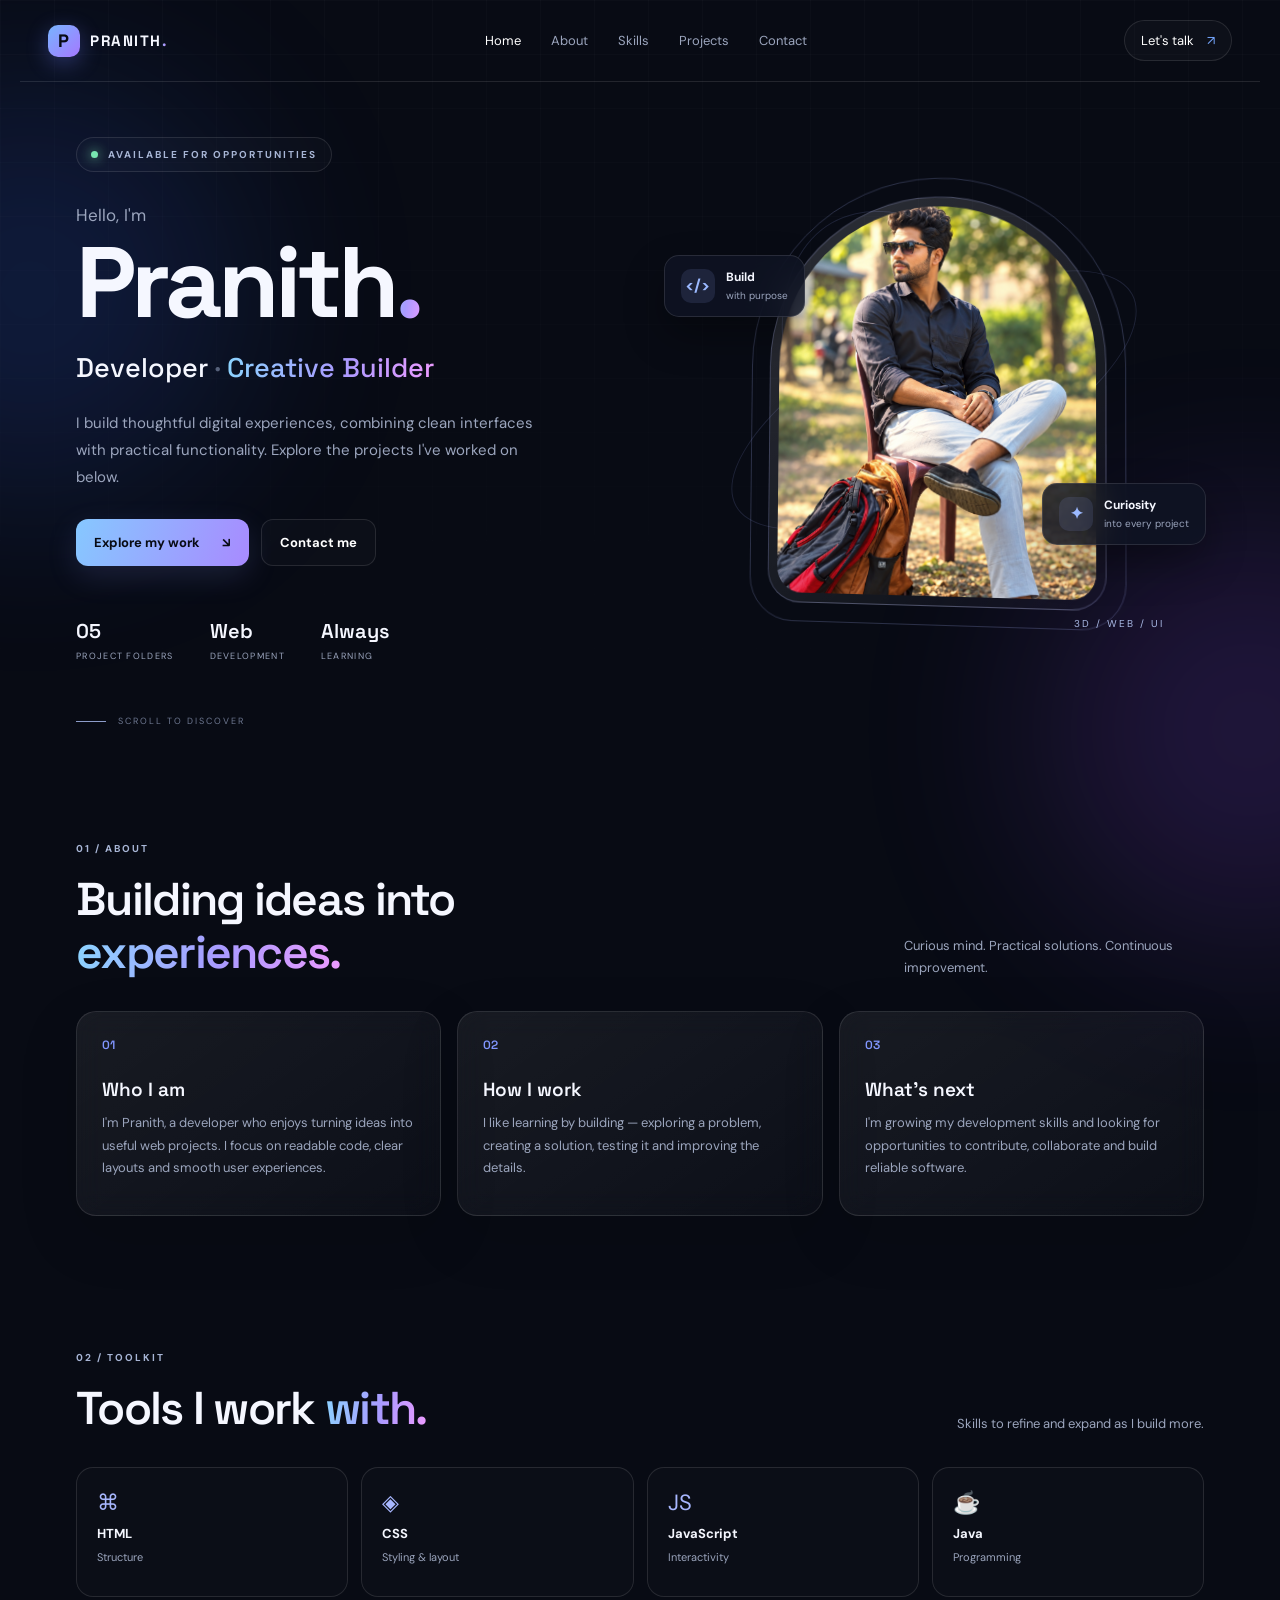
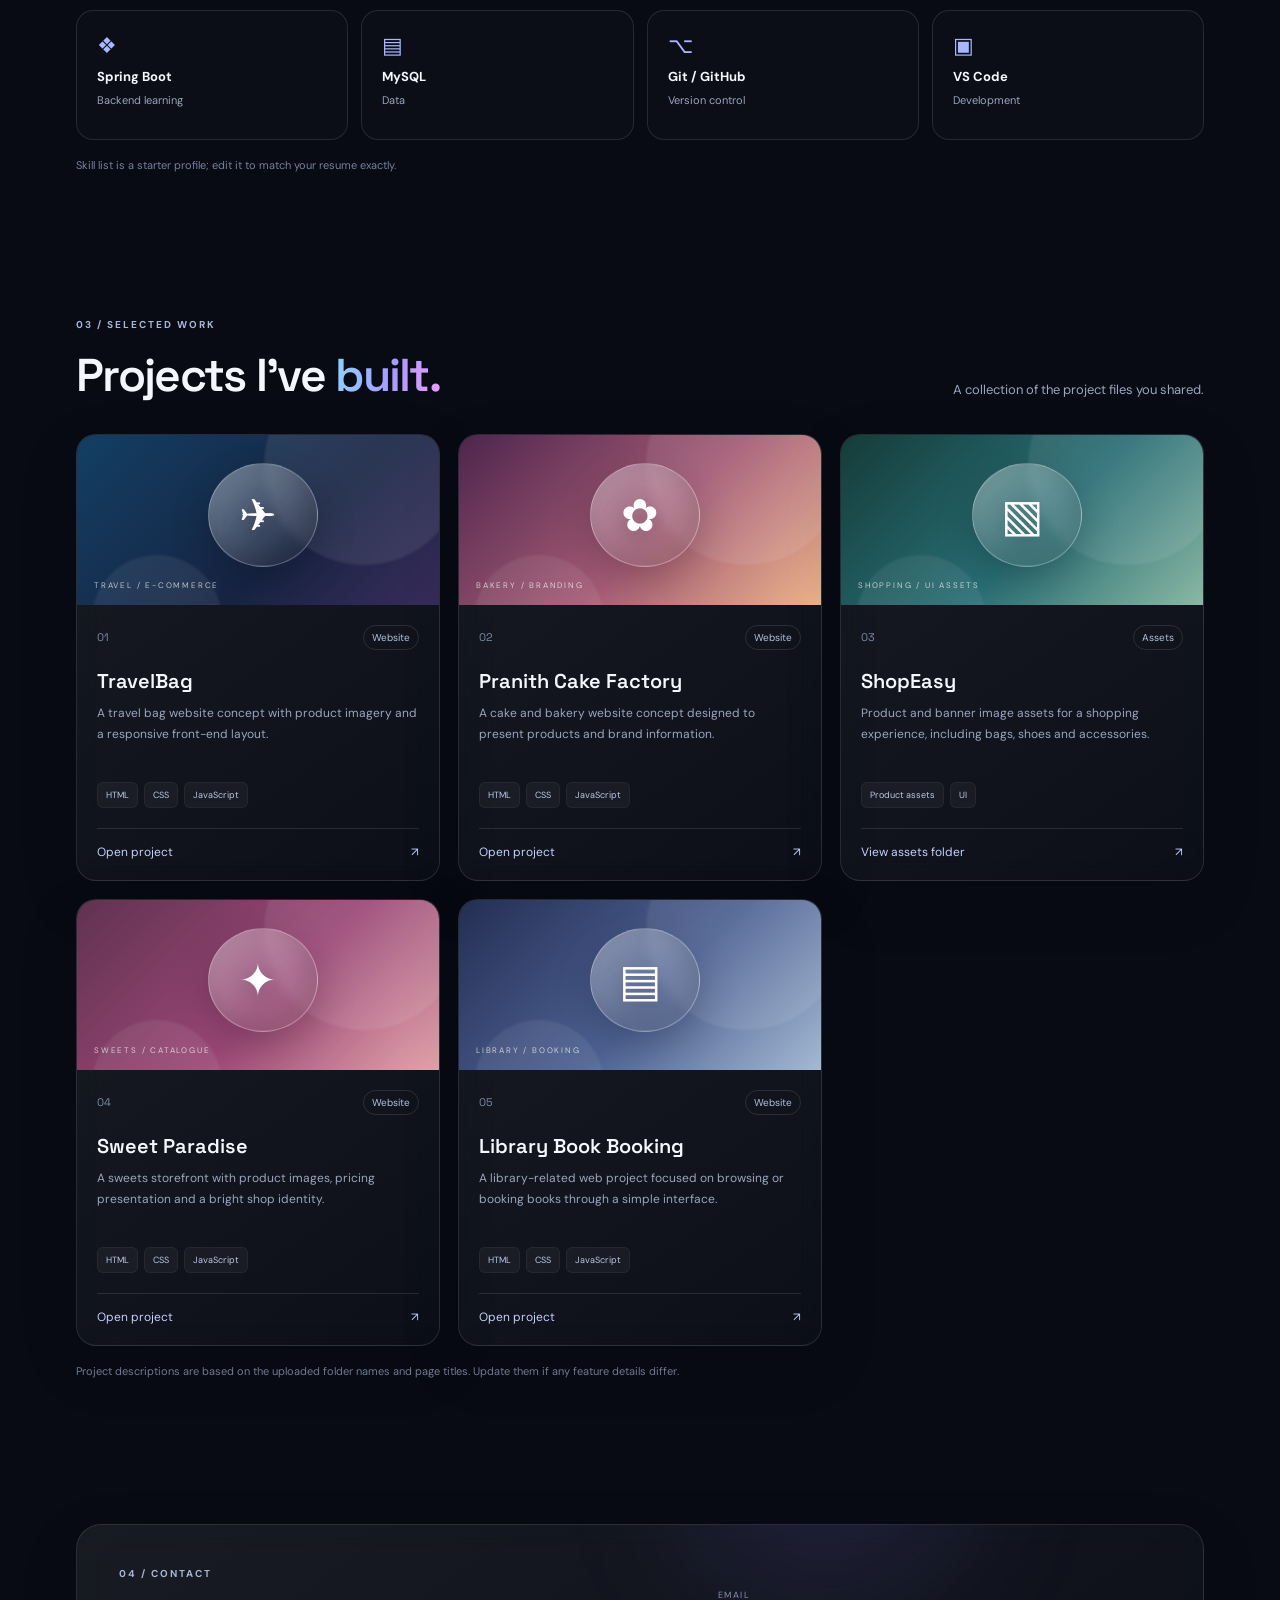
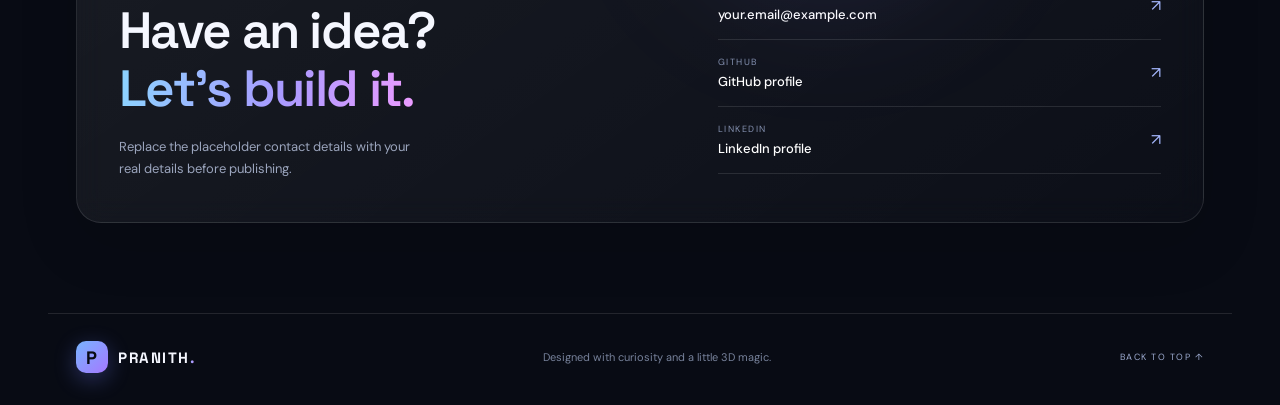
<file: index.html>
<!doctype html>
<html lang="en">
<head>
<meta charset="utf-8">
<meta name="viewport" content="width=device-width, initial-scale=1">
<meta name="theme-color" content="#080b14">
<meta name="description" content="Pranith's 3D developer portfolio — projects, skills and contact information.">
<title>Pranith | 3D Developer Portfolio</title>
<link rel="preconnect" href="https://fonts.googleapis.com">
<link rel="preconnect" href="https://fonts.gstatic.com" crossorigin>
<link href="https://fonts.googleapis.com/css2?family=DM+Sans:wght@400;500;600;700&family=Space+Grotesk:wght@400;500;600;700&display=swap" rel="stylesheet">
<link rel="stylesheet" href="style.css">
</head>
<body>
<div class="ambient ambient-one"></div><div class="ambient ambient-two"></div>
<header class="topbar">
  <a class="brand" href="#home"><span class="brand-mark">P</span><span>PRANITH<span class="brand-dot">.</span></span></a>
  <button class="menu-toggle" aria-label="Toggle navigation" aria-expanded="false">☰</button>
  <nav class="nav-links" id="navLinks">
    <a href="#home" class="active">Home</a><a href="#about">About</a><a href="#skills">Skills</a><a href="#projects">Projects</a><a href="#contact">Contact</a>
  </nav>
  <a class="nav-cta" href="#contact">Let's talk <span>↗</span></a>
</header>
<main>
<section class="hero section-wrap" id="home">
  <div class="hero-copy">
    <div class="eyebrow"><span class="pulse"></span> AVAILABLE FOR OPPORTUNITIES</div>
    <p class="hello">Hello, I'm</p>
    <h1>Pranith<span class="gradient-text">.</span></h1>
    <h2>Developer <span class="muted">·</span> <span class="gradient-text">Creative Builder</span></h2>
    <p class="hero-description">I build thoughtful digital experiences, combining clean interfaces with practical functionality. Explore the projects I've worked on below.</p>
    <div class="hero-actions"><a class="button primary" href="#projects">Explore my work <span>↘</span></a><a class="button secondary" href="#contact">Contact me</a></div>
    <div class="hero-stats"><div><strong>05</strong><span>PROJECT FOLDERS</span></div><div><strong>Web</strong><span>DEVELOPMENT</span></div><div><strong>Always</strong><span>LEARNING</span></div></div>
  </div>
  <div class="hero-visual">
    <div class="orbit orbit-a"></div><div class="orbit orbit-b"></div>
    <div class="portrait-frame"><img src="assets/pranith-3d-portrait.png" alt="Stylized 3D portrait for Pranith" onerror="this.src='assets/pranith-photo.jpeg'"><div class="portrait-glow"></div></div>
    <div class="floating-card card-code"><span class="mini-icon">&lt;/&gt;</span><div><b>Build</b><small>with purpose</small></div></div>
    <div class="floating-card card-stack"><span class="mini-icon">✦</span><div><b>Curiosity</b><small>into every project</small></div></div>
    <div class="hero-chip">3D / WEB / UI</div>
  </div>
  <a class="scroll-cue" href="#about"><span></span> SCROLL TO DISCOVER</a>
</section>
<section class="section-wrap about-section" id="about">
  <div class="section-kicker">01 / ABOUT</div><div class="section-heading"><h2>Building ideas into <span class="gradient-text">experiences.</span></h2><p>Curious mind. Practical solutions. Continuous improvement.</p></div>
  <div class="about-grid">
    <div class="about-card glass"><div class="card-number">01</div><h3>Who I am</h3><p>I'm Pranith, a developer who enjoys turning ideas into useful web projects. I focus on readable code, clear layouts and smooth user experiences.</p></div>
    <div class="about-card glass"><div class="card-number">02</div><h3>How I work</h3><p>I like learning by building — exploring a problem, creating a solution, testing it and improving the details.</p></div>
    <div class="about-card glass"><div class="card-number">03</div><h3>What’s next</h3><p>I'm growing my development skills and looking for opportunities to contribute, collaborate and build reliable software.</p></div>
  </div>
</section>
<section class="section-wrap skills-section" id="skills">
  <div class="section-kicker">02 / TOOLKIT</div><div class="section-heading"><h2>Tools I work <span class="gradient-text">with.</span></h2><p>Skills to refine and expand as I build more.</p></div>
  <div class="skill-cloud">
    <div class="skill-tile"><span>⌘</span><b>HTML</b><small>Structure</small></div><div class="skill-tile"><span>◈</span><b>CSS</b><small>Styling & layout</small></div><div class="skill-tile"><span>JS</span><b>JavaScript</b><small>Interactivity</small></div><div class="skill-tile"><span>☕</span><b>Java</b><small>Programming</small></div><div class="skill-tile"><span>❖</span><b>Spring Boot</b><small>Backend learning</small></div><div class="skill-tile"><span>▤</span><b>MySQL</b><small>Data</small></div><div class="skill-tile"><span>⌥</span><b>Git / GitHub</b><small>Version control</small></div><div class="skill-tile"><span>▣</span><b>VS Code</b><small>Development</small></div>
  </div><p class="small-note">Skill list is a starter profile; edit it to match your resume exactly.</p>
</section>
<section class="section-wrap projects-section" id="projects">
  <div class="section-kicker">03 / SELECTED WORK</div><div class="section-heading"><h2>Projects I've <span class="gradient-text">built.</span></h2><p>A collection of the project files you shared.</p></div>
  <div class="project-grid">
    <article class="project-card glass"><div class="project-art travel-art"><span class="art-orb"></span><span class="art-symbol">✈</span><span class="art-label">TRAVEL / E-COMMERCE</span></div><div class="project-info"><div class="project-meta"><span>01</span><span class="tag">Website</span></div><h3>TravelBag</h3><p>A travel bag website concept with product imagery and a responsive front-end layout.</p><div class="tech-list"><span>HTML</span><span>CSS</span><span>JavaScript</span></div><a class="project-link" href="projects/travelbag/index.html" target="_blank" rel="noopener">Open project <span>↗</span></a></div></article>
    <article class="project-card glass"><div class="project-art cake-art"><span class="art-orb"></span><span class="art-symbol">✿</span><span class="art-label">BAKERY / BRANDING</span></div><div class="project-info"><div class="project-meta"><span>02</span><span class="tag">Website</span></div><h3>Pranith Cake Factory</h3><p>A cake and bakery website concept designed to present products and brand information.</p><div class="tech-list"><span>HTML</span><span>CSS</span><span>JavaScript</span></div><a class="project-link" href="projects/cake-factory/index.html" target="_blank" rel="noopener">Open project <span>↗</span></a></div></article>
    <article class="project-card glass"><div class="project-art shop-art"><span class="art-orb"></span><span class="art-symbol">▧</span><span class="art-label">SHOPPING / UI ASSETS</span></div><div class="project-info"><div class="project-meta"><span>03</span><span class="tag">Assets</span></div><h3>ShopEasy</h3><p>Product and banner image assets for a shopping experience, including bags, shoes and accessories.</p><div class="tech-list"><span>Product assets</span><span>UI</span></div><a class="project-link" href="projects/shopeasy-assets/" target="_blank" rel="noopener">View assets folder <span>↗</span></a></div></article>
    <article class="project-card glass"><div class="project-art sweet-art"><span class="art-orb"></span><span class="art-symbol">✦</span><span class="art-label">SWEETS / CATALOGUE</span></div><div class="project-info"><div class="project-meta"><span>04</span><span class="tag">Website</span></div><h3>Sweet Paradise</h3><p>A sweets storefront with product images, pricing presentation and a bright shop identity.</p><div class="tech-list"><span>HTML</span><span>CSS</span><span>JavaScript</span></div><a class="project-link" href="projects/sweet-paradise/index.html" target="_blank" rel="noopener">Open project <span>↗</span></a></div></article>
    <article class="project-card glass"><div class="project-art library-art"><span class="art-orb"></span><span class="art-symbol">▤</span><span class="art-label">LIBRARY / BOOKING</span></div><div class="project-info"><div class="project-meta"><span>05</span><span class="tag">Website</span></div><h3>Library Book Booking</h3><p>A library-related web project focused on browsing or booking books through a simple interface.</p><div class="tech-list"><span>HTML</span><span>CSS</span><span>JavaScript</span></div><a class="project-link" href="projects/library-book-booking/index.html" target="_blank" rel="noopener">Open project <span>↗</span></a></div></article>
  </div>
  <p class="small-note">Project descriptions are based on the uploaded folder names and page titles. Update them if any feature details differ.</p>
</section>
<section class="section-wrap contact-section" id="contact">
  <div class="contact-panel glass"><div><div class="section-kicker">04 / CONTACT</div><h2>Have an idea?<br><span class="gradient-text">Let's build it.</span></h2><p>Replace the placeholder contact details with your real details before publishing.</p></div>
  <div class="contact-details"><a href="mailto:your.email@example.com"><span>EMAIL</span><b>your.email@example.com</b><i>↗</i></a><a href="https://github.com/" target="_blank" rel="noopener"><span>GITHUB</span><b>GitHub profile</b><i>↗</i></a><a href="https://www.linkedin.com/" target="_blank" rel="noopener"><span>LINKEDIN</span><b>LinkedIn profile</b><i>↗</i></a></div></div>
</section>
</main>
<footer class="footer section-wrap"><a class="brand" href="#home"><span class="brand-mark">P</span><span>PRANITH<span class="brand-dot">.</span></span></a><p>Designed with curiosity and a little 3D magic.</p><a href="#home" class="back-top">BACK TO TOP ↑</a></footer>
<script src="script.js"></script>
</body></html>
</file>
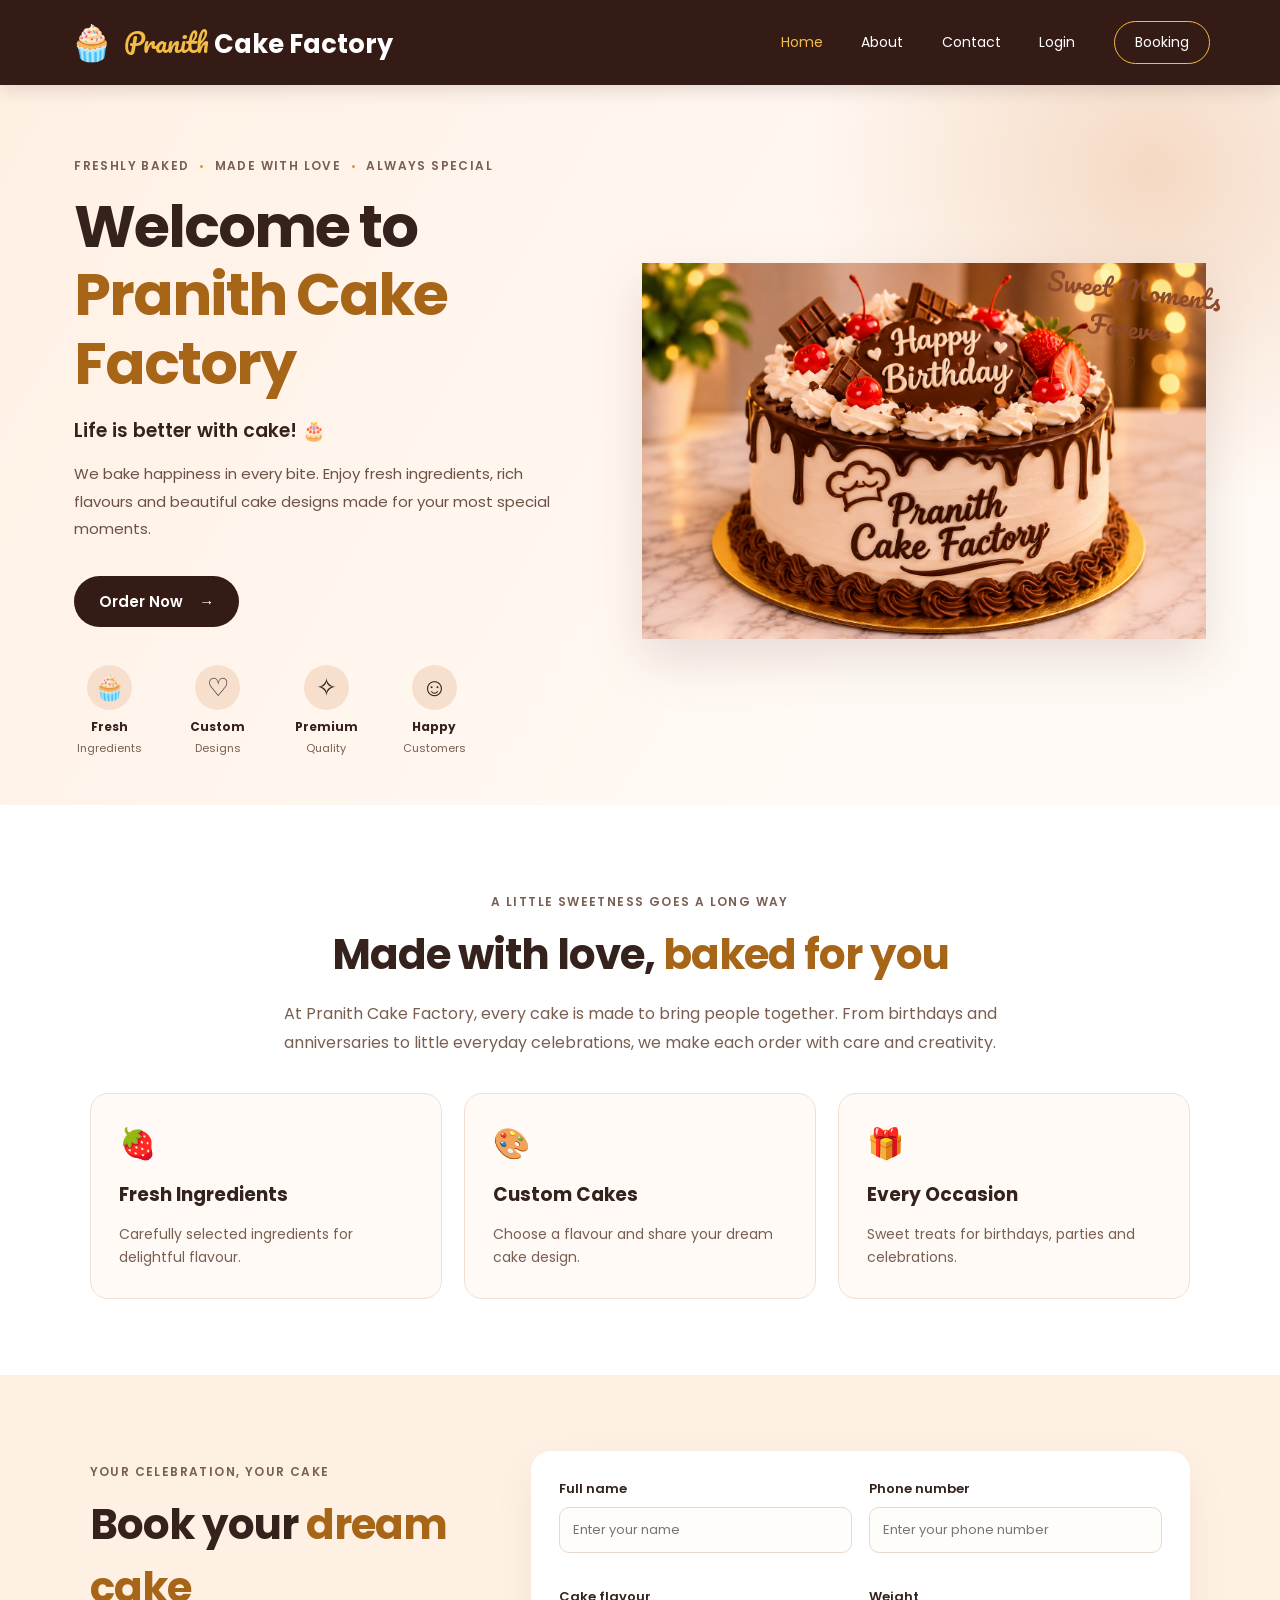
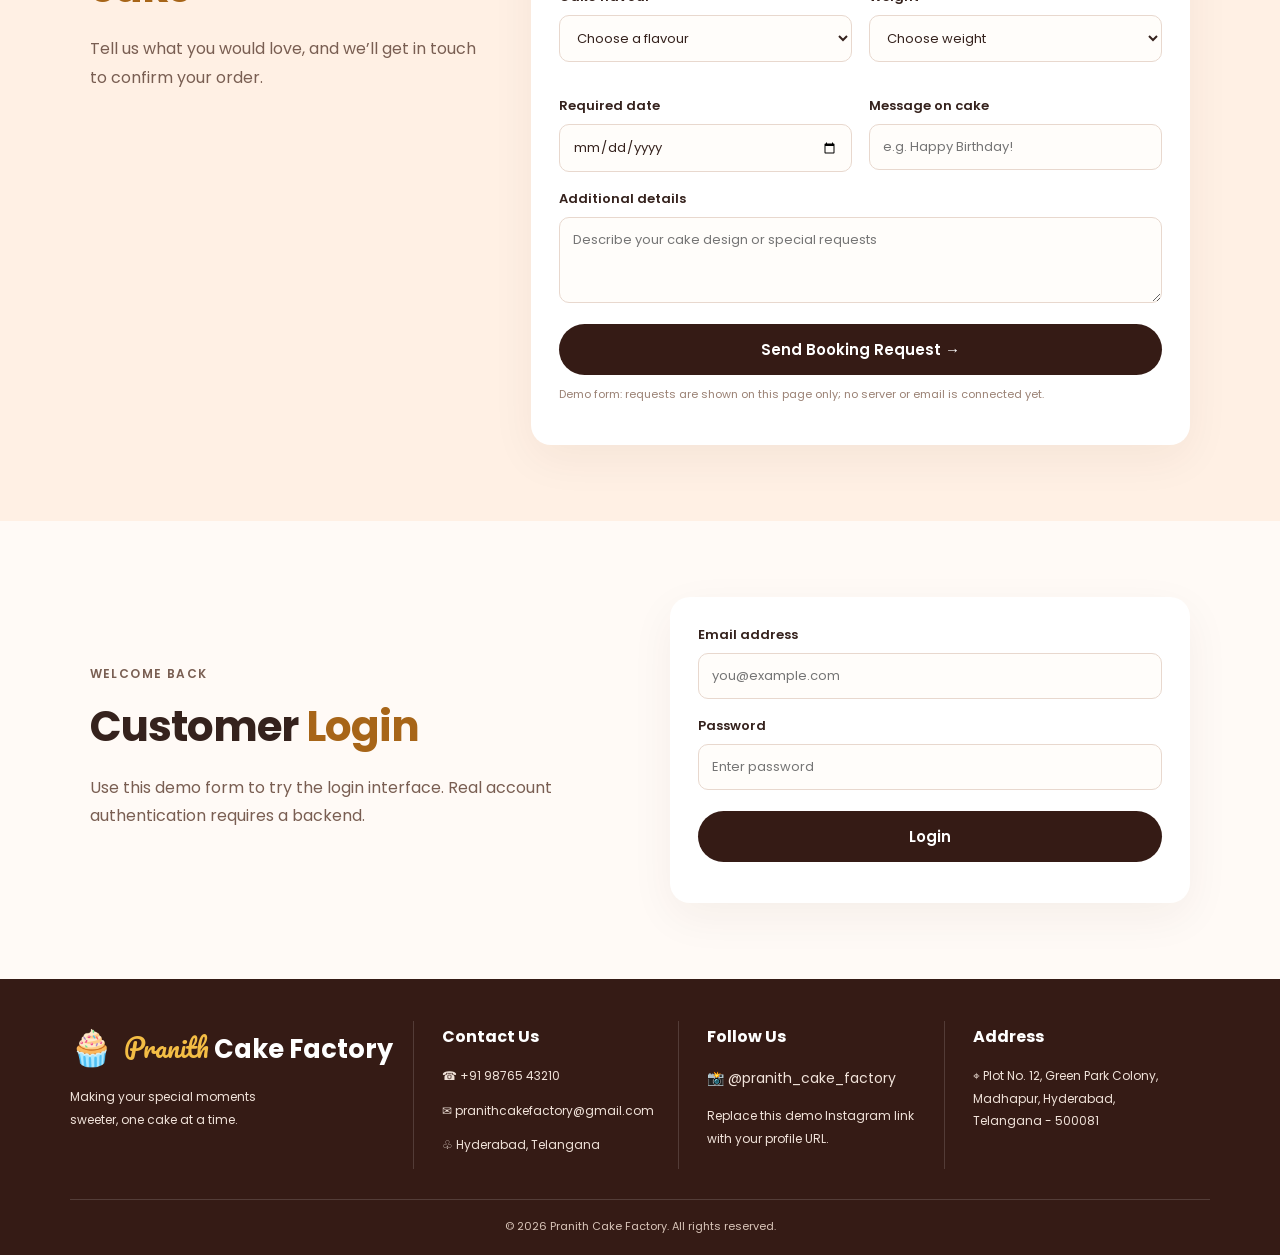
<file: projects/cake-factory/index.html>
<!DOCTYPE html>
<html lang="en">
<head>
  <meta charset="UTF-8">
  <meta name="viewport" content="width=device-width, initial-scale=1.0">
  <title>Pranith Cake Factory | Sweet Moments Forever</title>
  <link rel="stylesheet" href="style.css">
  <link rel="preconnect" href="https://fonts.googleapis.com">
  <link rel="preconnect" href="https://fonts.gstatic.com" crossorigin>
  <link href="https://fonts.googleapis.com/css2?family=Poppins:wght@300;400;500;600;700;800&family=Pacifico&display=swap" rel="stylesheet">
</head>
<body>
  <header class="site-header" id="home">
    <a class="brand" href="#home" aria-label="Pranith Cake Factory home">
      <span class="brand-icon">🧁</span>
      <span><span class="brand-gold">Pranith</span> Cake Factory</span>
    </a>
    <button class="menu-toggle" id="menuToggle" aria-label="Toggle navigation" aria-expanded="false">☰</button>
    <nav class="nav-links" id="navLinks">
      <a class="active" href="#home">Home</a>
      <a href="#about">About</a>
      <a href="#contact">Contact</a>
      <a href="#login">Login</a>
      <a href="#booking" class="nav-book">Booking</a>
    </nav>
  </header>

  <main>
    <section class="hero">
      <div class="hero-copy">
        <p class="eyebrow">Freshly Baked <span>•</span> Made with Love <span>•</span> Always Special</p>
        <h1>Welcome to<br><span>Pranith Cake Factory</span></h1>
        <p class="tagline">Life is better with cake! 🎂</p>
        <p class="hero-description">We bake happiness in every bite. Enjoy fresh ingredients, rich flavours and beautiful cake designs made for your most special moments.</p>
        <a class="primary-button" href="#booking">Order Now <span>→</span></a>
        <div class="features">
          <div><span class="feature-icon">🧁</span><strong>Fresh</strong><small>Ingredients</small></div>
          <div><span class="feature-icon">♡</span><strong>Custom</strong><small>Designs</small></div>
          <div><span class="feature-icon">✧</span><strong>Premium</strong><small>Quality</small></div>
          <div><span class="feature-icon">☺</span><strong>Happy</strong><small>Customers</small></div>
        </div>
      </div>
      <div class="hero-art">
        <div class="sweet-note">Sweet Moments<br>Forever <span>♡</span></div>
        <img src="cake.png" alt="Beautiful 3D chocolate birthday cake from Pranith Cake Factory" class="hero-cake">
      </div>
    </section>

    <section class="about-section section-pad" id="about">
      <p class="section-kicker">A little sweetness goes a long way</p>
      <h2>Made with love, <span>baked for you</span></h2>
      <p>At Pranith Cake Factory, every cake is made to bring people together. From birthdays and anniversaries to little everyday celebrations, we make each order with care and creativity.</p>
      <div class="about-cards">
        <article><span>🍓</span><h3>Fresh Ingredients</h3><p>Carefully selected ingredients for delightful flavour.</p></article>
        <article><span>🎨</span><h3>Custom Cakes</h3><p>Choose a flavour and share your dream cake design.</p></article>
        <article><span>🎁</span><h3>Every Occasion</h3><p>Sweet treats for birthdays, parties and celebrations.</p></article>
      </div>
    </section>

    <section class="booking-section section-pad" id="booking">
      <div class="booking-intro">
        <p class="section-kicker">Your celebration, your cake</p>
        <h2>Book your <span>dream cake</span></h2>
        <p>Tell us what you would love, and we’ll get in touch to confirm your order.</p>
      </div>
      <form id="bookingForm" class="form-card">
        <div class="form-grid">
          <label>Full name<input type="text" name="customerName" placeholder="Enter your name" required></label>
          <label>Phone number<input type="tel" name="phone" placeholder="Enter your phone number" pattern="[0-9+() -]{7,18}" required></label>
          <label>Cake flavour
            <select name="flavour" required>
              <option value="">Choose a flavour</option>
              <option>Chocolate</option><option>Black Forest</option><option>Red Velvet</option>
              <option>Vanilla</option><option>Butterscotch</option><option>Strawberry</option>
            </select>
          </label>
          <label>Weight
            <select name="weight" required>
              <option value="">Choose weight</option><option>500 g</option><option>1 kg</option><option>1.5 kg</option><option>2 kg</option><option>3 kg or more</option>
            </select>
          </label>
          <label>Required date<input type="date" name="date" id="bookingDate" required></label>
          <label>Message on cake<input type="text" name="message" placeholder="e.g. Happy Birthday!"></label>
        </div>
        <label>Additional details<textarea name="details" rows="3" placeholder="Describe your cake design or special requests"></textarea></label>
        <button type="submit" class="primary-button submit-button">Send Booking Request →</button>
        <p class="form-note">Demo form: requests are shown on this page only; no server or email is connected yet.</p>
        <p id="bookingMessage" class="status-message" role="status"></p>
      </form>
    </section>

    <section class="login-section section-pad" id="login">
      <div>
        <p class="section-kicker">Welcome back</p>
        <h2>Customer <span>Login</span></h2>
        <p>Use this demo form to try the login interface. Real account authentication requires a backend.</p>
      </div>
      <form id="loginForm" class="form-card login-card">
        <label>Email address<input type="email" name="email" placeholder="you@example.com" required></label>
        <label>Password<input type="password" name="password" placeholder="Enter password" minlength="4" required></label>
        <button type="submit" class="primary-button submit-button">Login</button>
        <p id="loginMessage" class="status-message" role="status"></p>
      </form>
    </section>
  </main>

  <footer id="contact" class="site-footer">
    <div class="footer-grid">
      <div class="footer-brand">
        <a class="brand" href="#home"><span class="brand-icon">🧁</span><span><span class="brand-gold">Pranith</span> Cake Factory</span></a>
        <p>Making your special moments sweeter, one cake at a time.</p>
      </div>
      <div>
        <h3>Contact Us</h3>
        <p>☎ <a href="tel:+919876543210">+91 98765 43210</a></p>
        <p>✉ <a href="mailto:pranithcakefactory@gmail.com">pranithcakefactory@gmail.com</a></p>
        <p>♧ Hyderabad, Telangana</p>
      </div>
      <div>
        <h3>Follow Us</h3>
        <p class="instagram">📸 <a href="https://www.instagram.com/" target="_blank" rel="noopener noreferrer">@pranith_cake_factory</a></p>
        <p class="footer-hint">Replace this demo Instagram link with your profile URL.</p>
      </div>
      <div>
        <h3>Address</h3>
        <p>⌖ Plot No. 12, Green Park Colony,<br>Madhapur, Hyderabad,<br>Telangana - 500081</p>
      </div>
    </div>
    <div class="copyright">© <span id="year"></span> Pranith Cake Factory. All rights reserved.</div>
  </footer>

  <script src="script.js"></script>
</body>
</html>
</file>
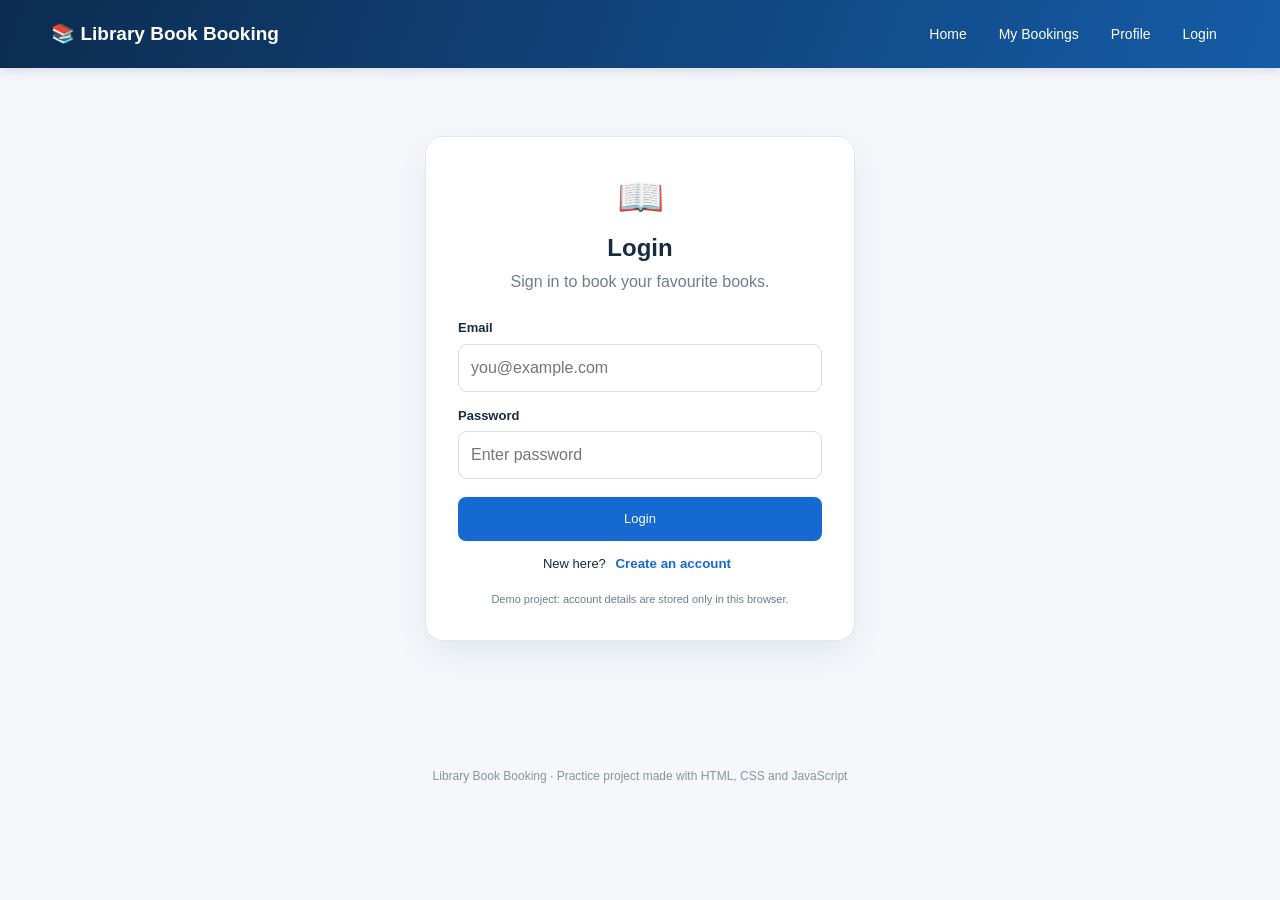
<file: projects/library-book-booking/index.html>
<!DOCTYPE html>
<html lang="en">
<head>
  <meta charset="UTF-8">
  <meta name="viewport" content="width=device-width, initial-scale=1.0">
  <title>Library Book Booking</title>
  <link rel="stylesheet" href="style.css">
</head>
<body>
  <header class="navbar">
    <a class="brand" href="#" onclick="showPage('home'); return false;">📚 Library Book Booking</a>
    <nav id="navLinks">
      <button class="nav-link" onclick="showPage('home')">Home</button>
      <button class="nav-link" onclick="showPage('bookings')">My Bookings</button>
      <button class="nav-link" onclick="showPage('profile')">Profile</button>
      <button class="nav-link" id="authNav" onclick="showPage('login')">Login</button>
    </nav>
  </header>

  <main>
    <section id="loginPage" class="page auth-page">
      <div class="auth-card">
        <div class="auth-icon">📖</div>
        <h1 id="authTitle">Login</h1>
        <p class="muted">Sign in to book your favourite books.</p>
        <form id="loginForm">
          <label for="loginEmail">Email</label>
          <input id="loginEmail" type="email" placeholder="you@example.com" required>
          <label for="loginPassword">Password</label>
          <input id="loginPassword" type="password" placeholder="Enter password" minlength="4" required>
          <button class="primary full" type="submit">Login</button>
        </form>
        <p class="switch-auth">New here? <button class="text-button" onclick="showPage('register')">Create an account</button></p>
        <p class="demo-note">Demo project: account details are stored only in this browser.</p>
      </div>
    </section>

    <section id="registerPage" class="page auth-page hidden">
      <div class="auth-card">
        <div class="auth-icon">📝</div>
        <h1>Create Account</h1>
        <p class="muted">Register to start booking books.</p>
        <form id="registerForm">
          <label for="registerName">Full name</label>
          <input id="registerName" type="text" placeholder="Your name" required>
          <label for="registerEmail">Email</label>
          <input id="registerEmail" type="email" placeholder="you@example.com" required>
          <label for="registerPassword">Password</label>
          <input id="registerPassword" type="password" placeholder="At least 4 characters" minlength="4" required>
          <button class="primary full" type="submit">Register</button>
        </form>
        <p class="switch-auth">Already registered? <button class="text-button" onclick="showPage('login')">Login</button></p>
      </div>
    </section>

    <section id="homePage" class="page hidden">
      <div class="hero">
        <div>
          <p class="eyebrow">YOUR NEXT CHAPTER STARTS HERE</p>
          <h1>Discover. Read. Grow.</h1>
          <p>Find your next favourite book and reserve it in a few clicks.</p>
          <div class="hero-stats">
            <span><strong>30</strong> books to explore</span>
            <span><strong>Easy</strong> booking</span>
          </div>
        </div>
        <div class="hero-art" aria-hidden="true">📚</div>
      </div>
      <div class="catalog-heading">
        <div><h2>Available Books</h2><p class="muted">Choose a quantity and add books to your booking cart.</p></div>
        <div class="catalog-tools">
          <input id="searchInput" type="search" placeholder="Search title or author...">
          <select id="categoryFilter" aria-label="Filter by category">
            <option value="All">All categories</option>
            <option>Fiction</option><option>Self-help</option><option>Business</option>
            <option>Technology</option><option>Biography</option><option>Science</option>
          </select>
        </div>
      </div>
      <div id="bookGrid" class="book-grid"></div>
    </section>

    <section id="cartPage" class="page hidden">
      <div class="page-heading"><h1>🛒 Your Booking Cart</h1><p class="muted">Review quantities before confirming your booking.</p></div>
      <div id="cartContent"></div>
    </section>

    <section id="bookingsPage" class="page hidden">
      <div class="page-heading"><h1>My Bookings</h1><p class="muted">Your confirmed book reservations.</p></div>
      <div id="bookingsContent"></div>
    </section>

    <section id="profilePage" class="page hidden">
      <div class="page-heading"><h1>My Profile</h1><p class="muted">Your library account information.</p></div>
      <div id="profileContent"></div>
    </section>
  </main>

  <button id="cartFloat" class="cart-float hidden" onclick="showPage('cart')">🛒 Cart <span id="cartCount">0</span></button>
  <div id="toast" class="toast" role="status"></div>
  <footer>Library Book Booking · Practice project made with HTML, CSS and JavaScript</footer>
  <script src="script.js"></script>
</body>
</html>
</file>
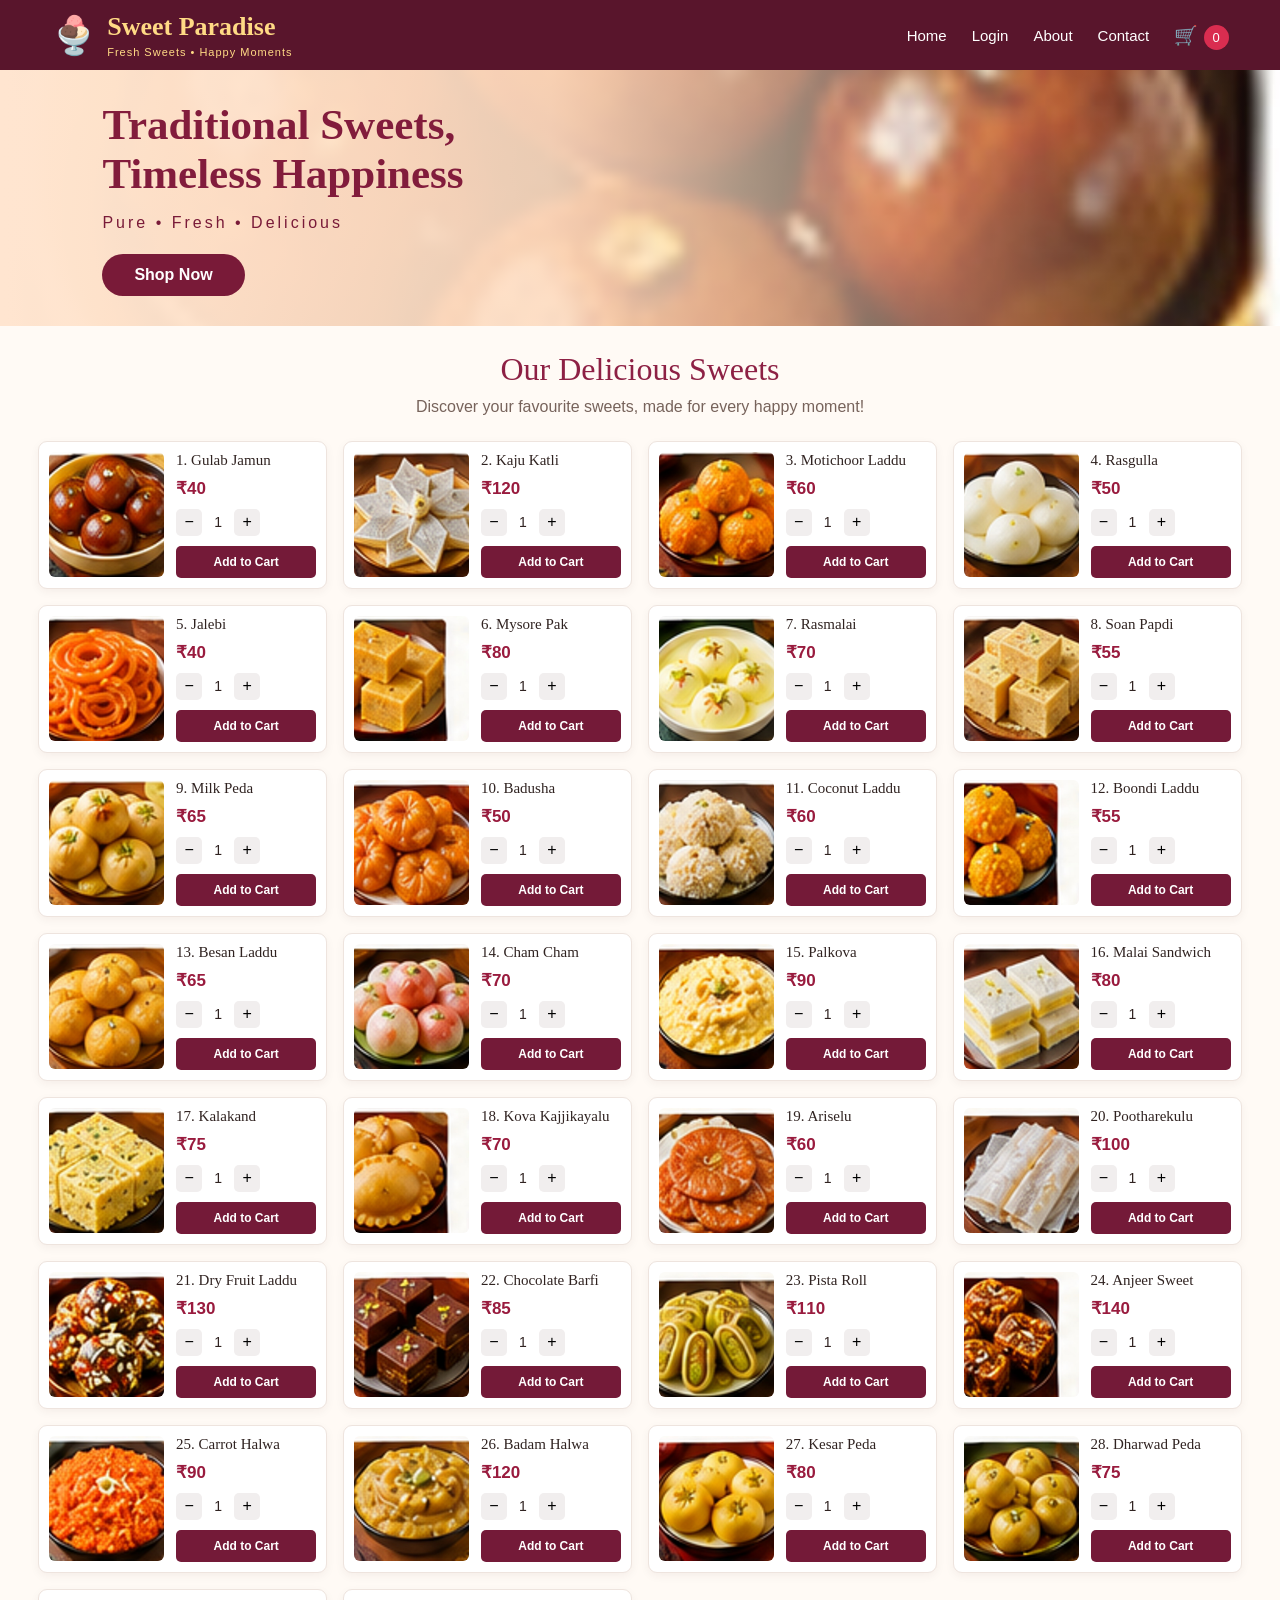
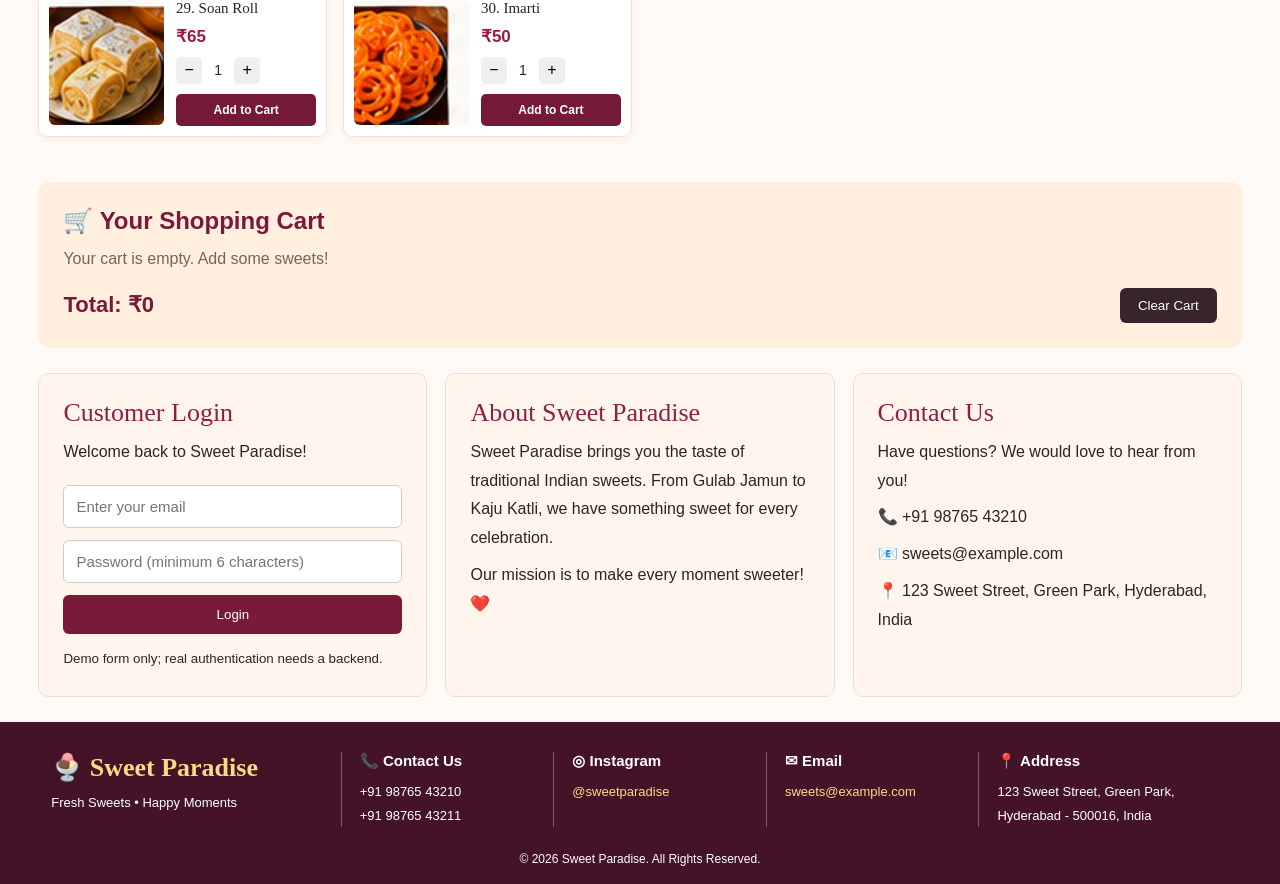
<file: projects/sweet-paradise/index.html>
<!DOCTYPE html>
<html lang="en">
<head>
  <meta charset="UTF-8">
  <meta name="viewport" content="width=device-width, initial-scale=1.0">
  <title>Sweet Paradise | Fresh Sweets</title>
  <link rel="stylesheet" href="style.css">
  <script src="script.js" defer></script>
</head>
<body>
  <nav class="navbar">
    <a class="brand" href="#home"><span class="brand-icon">🍨</span>
      <span>Sweet Paradise<small>Fresh Sweets • Happy Moments</small></span>
    </a>
    <div class="nav-links">
      <a href="#home">Home</a><a href="#login">Login</a>
      <a href="#about">About</a><a href="#contact">Contact</a>
      <a href="#cart" class="cart-link">🛒 <span id="cartCount">0</span></a>
    </div>
  </nav>

  <header class="hero" id="home">
    <div class="hero-content">
      <h1>Traditional Sweets,<br>Timeless Happiness</h1>
      <p>Pure • Fresh • Delicious</p>
      <a href="#sweets" class="shop-btn">Shop Now</a>
    </div>
  </header>

  <main>
    <section class="products-section" id="sweets">
      <h2 class="section-title">Our Delicious Sweets</h2>
      <p class="section-subtitle">Discover your favourite sweets, made for every happy moment!</p>
      <div class="sweet-grid" id="sweetContainer"></div>
    </section>

    <section class="cart-section" id="cart">
      <h2>🛒 Your Shopping Cart</h2>
      <div id="cartItems"><p class="empty-cart">Your cart is empty. Add some sweets!</p></div>
      <div class="cart-bottom">
        <h3>Total: <span id="cartTotal">₹0</span></h3>
        <button class="clear-btn" id="clearCart">Clear Cart</button>
      </div>
    </section>

    <div class="info-grid">
      <section class="info-section" id="login">
        <h2>Customer Login</h2><p>Welcome back to Sweet Paradise!</p>
        <form id="loginForm" class="login-form">
          <input type="email" id="email" placeholder="Enter your email" required>
          <input type="password" id="password" placeholder="Password (minimum 6 characters)" minlength="6" required>
          <button type="submit">Login</button>
        </form>
        <p id="loginMessage" class="form-message" aria-live="polite"></p>
        <small>Demo form only; real authentication needs a backend.</small>
      </section>
      <section class="info-section" id="about">
        <h2>About Sweet Paradise</h2>
        <p>Sweet Paradise brings you the taste of traditional Indian sweets. From Gulab Jamun to Kaju Katli, we have something sweet for every celebration.</p>
        <p>Our mission is to make every moment sweeter! ❤️</p>
      </section>
      <section class="info-section" id="contact">
        <h2>Contact Us</h2><p>Have questions? We would love to hear from you!</p>
        <p>📞 +91 98765 43210</p><p>📧 sweets@example.com</p>
        <p>📍 123 Sweet Street, Green Park, Hyderabad, India</p>
      </section>
    </div>
  </main>

  <footer class="footer">
    <div class="footer-grid">
      <div class="footer-brand"><h2>🍨 Sweet Paradise</h2><p>Fresh Sweets • Happy Moments</p></div>
      <div class="footer-column"><h3>📞 Contact Us</h3><p>+91 98765 43210</p><p>+91 98765 43211</p></div>
      <div class="footer-column"><h3>◎ Instagram</h3><a href="https://www.instagram.com/" target="_blank" rel="noopener noreferrer">@sweetparadise</a></div>
      <div class="footer-column"><h3>✉ Email</h3><a href="mailto:sweets@example.com">sweets@example.com</a></div>
      <div class="footer-column"><h3>📍 Address</h3><p>123 Sweet Street, Green Park,</p><p>Hyderabad - 500016, India</p></div>
    </div>
    <p class="copyright">© 2026 Sweet Paradise. All Rights Reserved.</p>
  </footer>
</body>
</html>
</file>
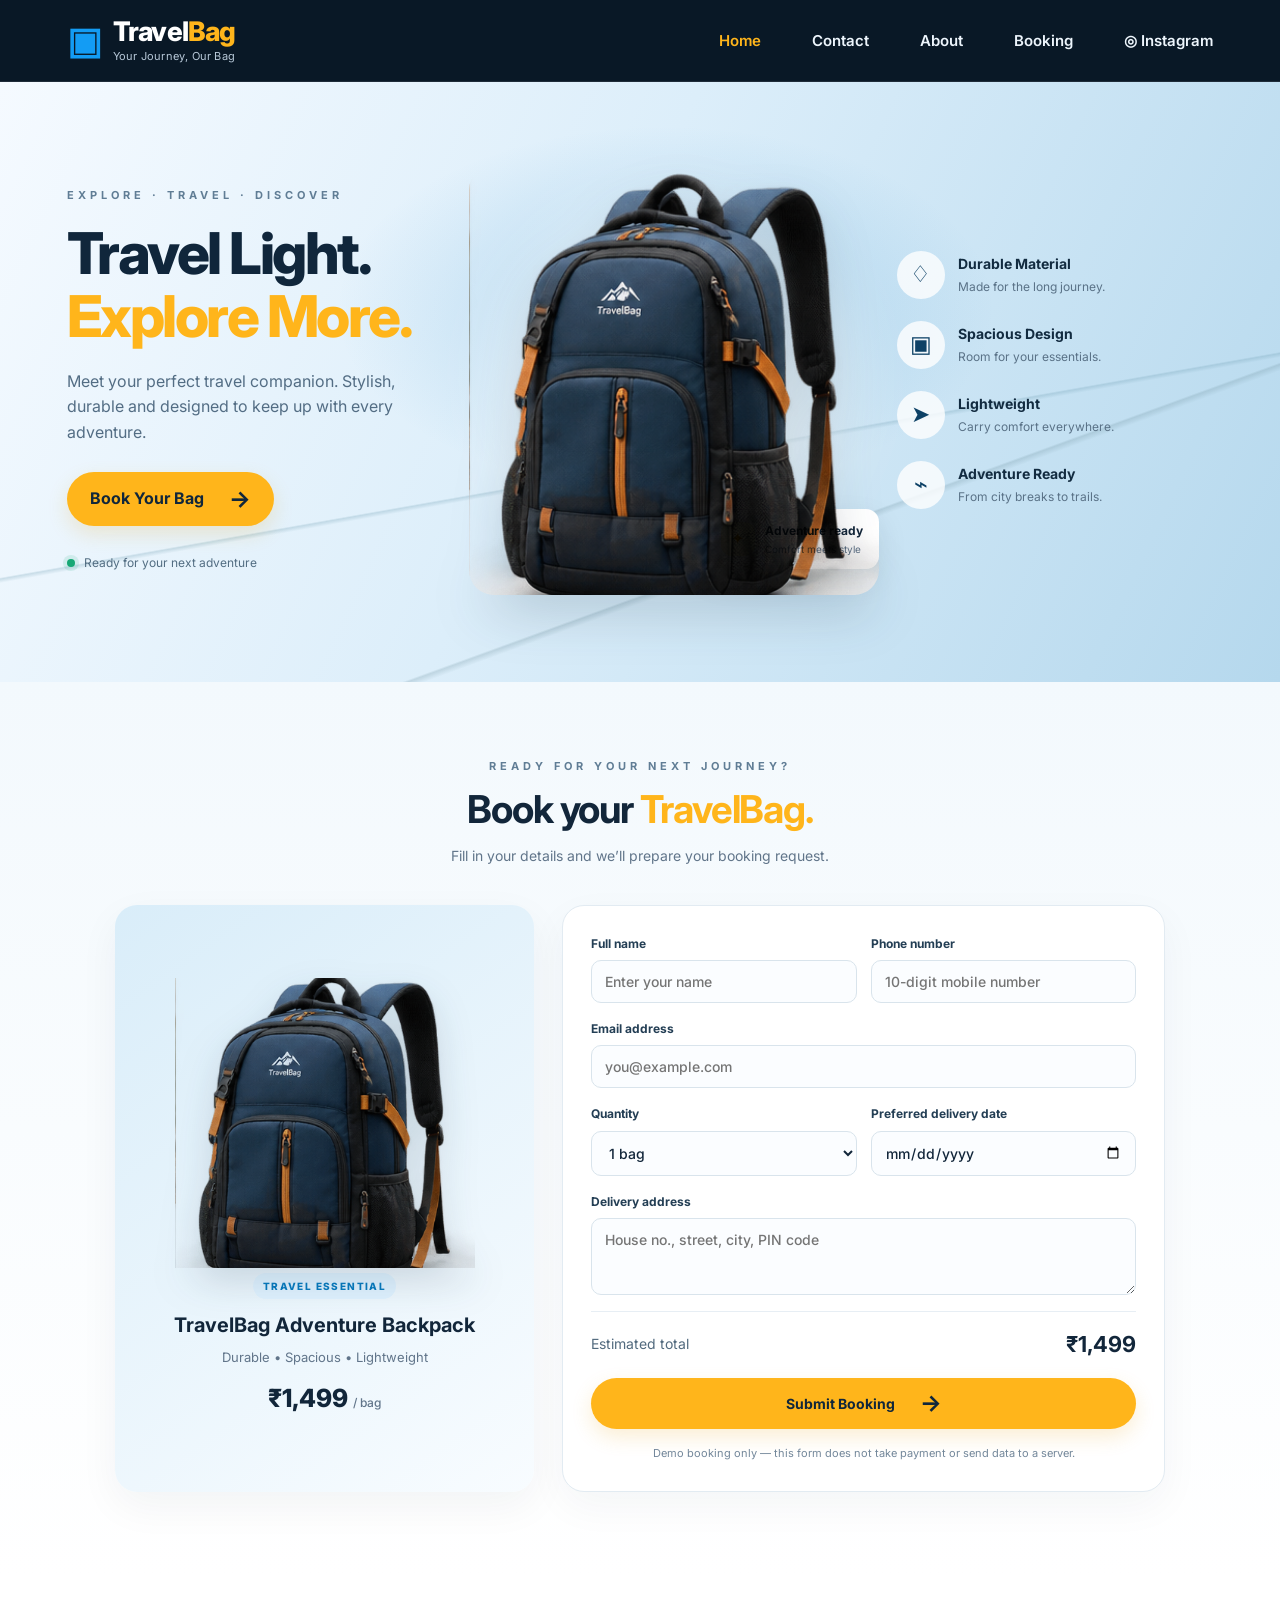
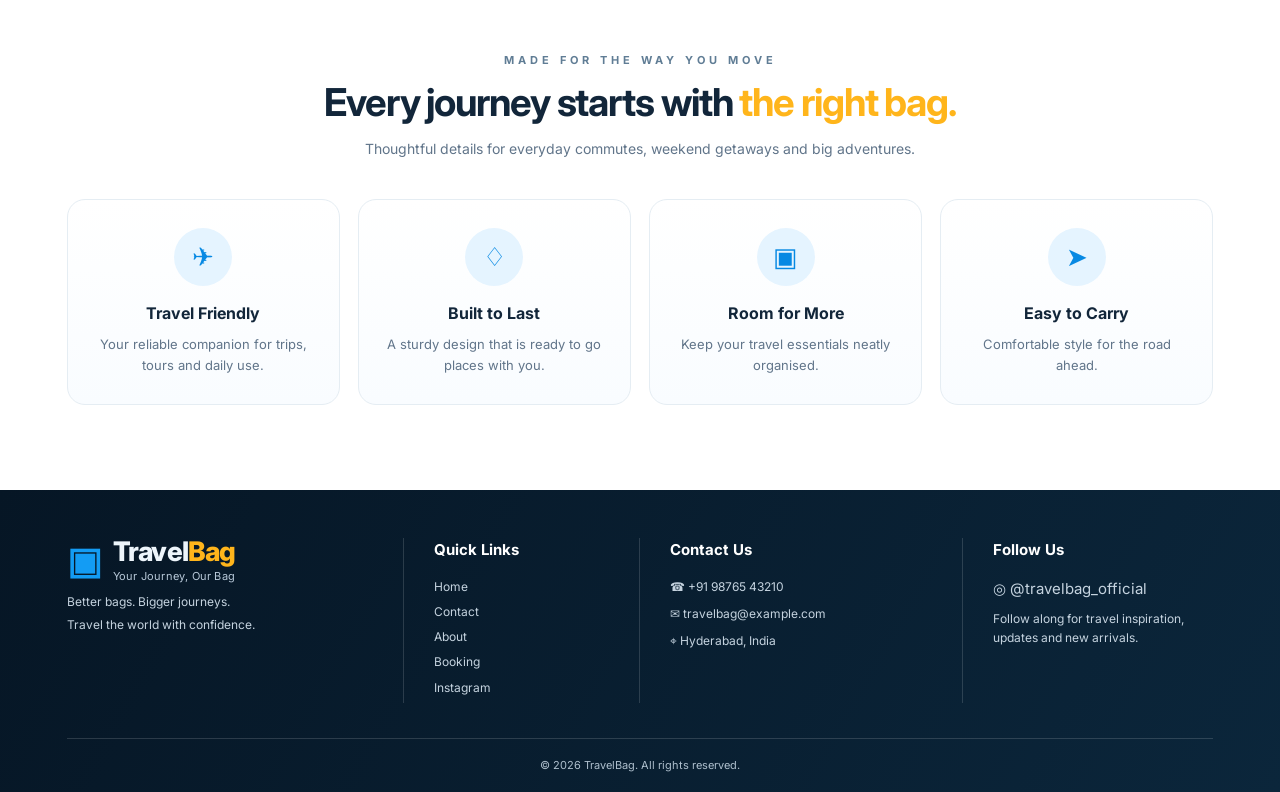
<file: projects/travelbag/index.html>
<!DOCTYPE html>
<html lang="en">
<head>
  <meta charset="UTF-8" />
  <meta name="viewport" content="width=device-width, initial-scale=1.0" />
  <meta name="description" content="TravelBag — stylish, durable bags for every journey." />
  <title>TravelBag | Travel Light, Explore More</title>
  <link rel="stylesheet" href="style.css" />
  <link rel="preconnect" href="https://fonts.googleapis.com" />
  <link rel="preconnect" href="https://fonts.gstatic.com" crossorigin />
  <link href="https://fonts.googleapis.com/css2?family=Inter:wght@400;500;600;700;800&display=swap" rel="stylesheet" />
</head>
<body>
  <header class="site-header" id="home">
    <a class="brand" href="#home" aria-label="TravelBag home"><span class="brand-icon">▣</span><span>Travel<span class="accent">Bag</span><small>Your Journey, Our Bag</small></span></a>
    <button class="menu-toggle" id="menuToggle" aria-label="Toggle navigation" aria-expanded="false">☰</button>
    <nav class="nav-links" id="navLinks" aria-label="Main navigation">
      <a class="active" href="#home">Home</a>
      <a href="#contact">Contact</a>
      <a href="#about">About</a>
      <a href="#booking">Booking</a>
      <a href="https://www.instagram.com/" target="_blank" rel="noopener noreferrer">◎ Instagram</a>
    </nav>
  </header>

  <main>
    <section class="hero">
      <div class="hero-copy">
        <p class="eyebrow">EXPLORE · TRAVEL · DISCOVER</p>
        <h1>Travel Light.<br /><span class="accent">Explore More.</span></h1>
        <p class="hero-description">Meet your perfect travel companion. Stylish, durable and designed to keep up with every adventure.</p>
        <a class="primary-button" href="#booking">Book Your Bag <span aria-hidden="true">→</span></a>
        <div class="hero-note"><span class="note-dot"></span> Ready for your next adventure</div>
      </div>
      <div class="hero-product" aria-label="TravelBag backpack product image">
        <div class="product-glow"></div>
        <img src="images/travel-bag.png" alt="Navy blue TravelBag backpack with orange zipper accents" />
        <div class="floating-label"><span>✦</span><div><strong>Adventure ready</strong><small>Comfort meets style</small></div></div>
      </div>
      <div class="hero-features" aria-label="Product benefits">
        <article class="mini-feature"><span class="feature-icon">♢</span><div><h3>Durable Material</h3><p>Made for the long journey.</p></div></article>
        <article class="mini-feature"><span class="feature-icon">▣</span><div><h3>Spacious Design</h3><p>Room for your essentials.</p></div></article>
        <article class="mini-feature"><span class="feature-icon">➤</span><div><h3>Lightweight</h3><p>Carry comfort everywhere.</p></div></article>
        <article class="mini-feature"><span class="feature-icon">⌁</span><div><h3>Adventure Ready</h3><p>From city breaks to trails.</p></div></article>
      </div>
    </section>

    <section class="booking-section" id="booking">
      <div class="section-heading">
        <p class="eyebrow">READY FOR YOUR NEXT JOURNEY?</p>
        <h2>Book your <span class="accent">TravelBag.</span></h2>
        <p>Fill in your details and we’ll prepare your booking request.</p>
      </div>
      <div class="booking-layout">
        <div class="booking-product">
          <img src="images/travel-bag.png" alt="TravelBag navy blue backpack" />
          <div><span class="booking-tag">TRAVEL ESSENTIAL</span><h3>TravelBag Adventure Backpack</h3><p>Durable • Spacious • Lightweight</p><div class="price">₹1,499 <small>/ bag</small></div></div>
        </div>
        <form class="booking-form" id="bookingForm">
          <div class="form-row">
            <label>Full name<input type="text" name="fullName" placeholder="Enter your name" autocomplete="name" required /></label>
            <label>Phone number<input type="tel" name="phone" placeholder="10-digit mobile number" pattern="[0-9]{10}" minlength="10" maxlength="10" inputmode="numeric" required /></label>
          </div>
          <label>Email address<input type="email" name="email" placeholder="you@example.com" autocomplete="email" required /></label>
          <div class="form-row">
            <label>Quantity<select name="quantity" id="quantity"><option value="1">1 bag</option><option value="2">2 bags</option><option value="3">3 bags</option><option value="4">4 bags</option><option value="5">5 bags</option></select></label>
            <label>Preferred delivery date<input type="date" name="deliveryDate" id="deliveryDate" required /></label>
          </div>
          <label>Delivery address<textarea name="address" rows="3" placeholder="House no., street, city, PIN code" required></textarea></label>
          <div class="booking-total"><span>Estimated total</span><strong id="bookingTotal">₹1,499</strong></div>
          <button class="primary-button booking-submit" type="submit">Submit Booking <span aria-hidden="true">→</span></button>
          <p class="form-note">Demo booking only — this form does not take payment or send data to a server.</p>
          <div class="booking-message" id="bookingMessage" role="status" aria-live="polite" hidden></div>
        </form>
      </div>
    </section>

    <section class="benefits" id="about">
      <div class="section-heading"><p class="eyebrow">MADE FOR THE WAY YOU MOVE</p><h2>Every journey starts with <span class="accent">the right bag.</span></h2><p>Thoughtful details for everyday commutes, weekend getaways and big adventures.</p></div>
      <div class="benefit-grid">
        <article class="benefit-card"><span>✈</span><h3>Travel Friendly</h3><p>Your reliable companion for trips, tours and daily use.</p></article>
        <article class="benefit-card"><span>♢</span><h3>Built to Last</h3><p>A sturdy design that is ready to go places with you.</p></article>
        <article class="benefit-card"><span>▣</span><h3>Room for More</h3><p>Keep your travel essentials neatly organised.</p></article>
        <article class="benefit-card"><span>➤</span><h3>Easy to Carry</h3><p>Comfortable style for the road ahead.</p></article>
      </div>
    </section>
  </main>

  <footer class="site-footer" id="contact">
    <div class="footer-grid">
      <div class="footer-brand"><a class="brand" href="#home"><span class="brand-icon">▣</span><span>Travel<span class="accent">Bag</span><small>Your Journey, Our Bag</small></span></a><p>Better bags. Bigger journeys.<br />Travel the world with confidence.</p></div>
      <div><h3>Quick Links</h3><a href="#home">Home</a><a href="#contact">Contact</a><a href="#about">About</a><a href="#booking">Booking</a><a href="https://www.instagram.com/" target="_blank" rel="noopener noreferrer">Instagram</a></div>
      <div><h3>Contact Us</h3><p>☎ <a href="tel:+919876543210">+91 98765 43210</a></p><p>✉ <a href="mailto:travelbag@example.com">travelbag@example.com</a></p><p>⌖ Hyderabad, India</p></div>
      <div><h3>Follow Us</h3><p class="insta-line">◎ <a href="https://www.instagram.com/" target="_blank" rel="noopener noreferrer">@travelbag_official</a></p><p>Follow along for travel inspiration, updates and new arrivals.</p></div>
    </div>
    <div class="copyright">© <span id="year">2026</span> TravelBag. All rights reserved.</div>
  </footer>
  <script src="script.js"></script>
</body>
</html>
</file>
<file: style.css>
*{box-sizing:border-box} :root{--bg:#080b14;--panel:rgba(20,26,43,.68);--text:#f5f7ff;--muted:#9ba5bd;--line:rgba(255,255,255,.11);--blue:#75a7ff;--violet:#bb8cff}html{scroll-behavior:smooth;scroll-padding-top:90px}body{margin:0;background:var(--bg);color:var(--text);font-family:'DM Sans',sans-serif;overflow-x:hidden}body:before{content:"";position:fixed;inset:0;pointer-events:none;background-image:linear-gradient(rgba(255,255,255,.018) 1px,transparent 1px),linear-gradient(90deg,rgba(255,255,255,.018) 1px,transparent 1px);background-size:54px 54px;mask-image:linear-gradient(to bottom,black,transparent 85%);z-index:-2}.ambient{position:absolute;width:420px;height:420px;filter:blur(100px);opacity:.17;pointer-events:none;z-index:-1;border-radius:50%}.ambient-one{top:80px;left:-180px;background:#386cff}.ambient-two{top:520px;right:-180px;background:#9b4dff}.topbar{height:82px;max-width:1240px;margin:auto;padding:0 28px;display:flex;align-items:center;justify-content:space-between;border-bottom:1px solid var(--line);position:relative;z-index:5}.brand{display:flex;align-items:center;gap:10px;color:var(--text);text-decoration:none;font:700 15px 'Space Grotesk',sans-serif;letter-spacing:1.5px}.brand-mark{display:grid;place-items:center;width:32px;height:32px;border-radius:10px;background:linear-gradient(135deg,#78b4ff,#a578ff);color:#080b14;font-size:18px;box-shadow:0 6px 22px #6f7eff55}.brand-dot,.gradient-text{background:linear-gradient(100deg,#8bd5ff,#a99aff 55%,#ed9bff);-webkit-background-clip:text;background-clip:text;color:transparent}.nav-links{display:flex;gap:30px}.nav-links a{color:var(--muted);font-size:13px;text-decoration:none;transition:.2s}.nav-links a:hover,.nav-links a.active{color:#fff}.nav-cta{color:#fff;text-decoration:none;font-size:13px;border:1px solid var(--line);padding:11px 16px;border-radius:30px;background:#ffffff06}.nav-cta span{color:var(--blue);margin-left:10px}.menu-toggle{display:none;background:none;color:white;border:0;font-size:25px}.section-wrap{max-width:1184px;margin:0 auto;padding-left:28px;padding-right:28px}.hero{min-height:650px;display:grid;grid-template-columns:1.02fr .98fr;align-items:center;gap:25px;position:relative;padding-top:55px;padding-bottom:100px}.hero-copy{position:relative;z-index:2}.eyebrow,.section-kicker{font-size:10px;letter-spacing:2px;font-weight:700;color:#a8b6d6}.eyebrow{display:inline-flex;align-items:center;gap:10px;border:1px solid var(--line);background:#ffffff05;border-radius:30px;padding:10px 14px}.pulse{width:7px;height:7px;background:#78e6b1;border-radius:50%;box-shadow:0 0 12px #78e6b1}.hello{color:var(--muted);font-size:17px;margin:32px 0 0}.hero h1{font:700 clamp(62px,8vw,100px)/.98 'Space Grotesk',sans-serif;letter-spacing:-5px;margin:8px 0 18px}.hero h2{font:500 clamp(19px,2.3vw,27px) 'Space Grotesk',sans-serif;margin:0}.muted{color:#56617a}.hero-description{color:var(--muted);line-height:1.8;max-width:475px;font-size:15px;margin:25px 0 28px}.hero-actions{display:flex;gap:12px;flex-wrap:wrap}.button{display:inline-flex;align-items:center;gap:22px;text-decoration:none;border-radius:12px;padding:14px 18px;font-size:13px;font-weight:700;transition:transform .25s,box-shadow .25s}.button:hover{transform:translateY(-3px)}.button.primary{background:linear-gradient(110deg,#86c8ff,#a88aff);color:#080b14;box-shadow:0 10px 30px #8e9bff25}.button.secondary{border:1px solid var(--line);color:white;background:#ffffff05}.hero-stats{display:flex;gap:36px;margin-top:52px}.hero-stats div{display:flex;flex-direction:column;gap:6px}.hero-stats strong{font:600 20px 'Space Grotesk',sans-serif}.hero-stats span{font-size:9px;letter-spacing:1.3px;color:var(--muted)}.hero-visual{height:480px;position:relative;display:grid;place-items:center;perspective:1000px}.portrait-frame{position:relative;width:min(340px,75%);height:410px;border:1px solid #b7bfff42;border-radius:180px 180px 35px 35px;padding:9px;background:linear-gradient(145deg,#ffffff26,#ffffff03);box-shadow:0 40px 90px #0008, inset 0 0 30px #fff08;transform:rotateY(-8deg) rotateX(2deg);z-index:1}.portrait-frame img{width:100%;height:100%;object-fit:cover;object-position:center 32%;border-radius:170px 170px 27px 27px;display:block;filter:saturate(.9)}.portrait-glow{position:absolute;inset:-20px;border-radius:190px 190px 45px 45px;border:1px solid #a7b6ff38;transform:translateZ(-30px);pointer-events:none}.orbit{position:absolute;border:1px solid #9caaff25;border-radius:50%;transform:rotate(-28deg)}.orbit-a{width:450px;height:170px}.orbit-b{width:410px;height:260px;transform:rotate(60deg)}.floating-card{position:absolute;z-index:2;display:flex;align-items:center;gap:11px;padding:13px 16px;background:rgba(15,20,36,.83);backdrop-filter:blur(18px);border:1px solid #ffffff1c;border-radius:15px;box-shadow:0 18px 40px #0005;animation:float 5s ease-in-out infinite}.floating-card b,.floating-card small{display:block}.floating-card b{font-size:12px}.floating-card small{font-size:10px;color:var(--muted);margin-top:4px}.mini-icon{display:grid;place-items:center;width:34px;height:34px;border-radius:10px;background:#8faaff20;color:#9bb9ff;font-weight:700}.card-code{left:0;top:95px}.card-stack{right:-2px;bottom:95px;animation-delay:-2s}.hero-chip{position:absolute;bottom:10px;right:40px;color:#a9b9e5;font-size:10px;letter-spacing:2px}.scroll-cue{position:absolute;bottom:35px;left:28px;display:flex;align-items:center;gap:12px;color:#6e7891;text-decoration:none;font-size:9px;letter-spacing:2px}.scroll-cue span{width:30px;height:1px;background:#8d9dca}.section-wrap:not(.hero):not(.footer){padding-top:80px;padding-bottom:55px}.section-heading{display:flex;align-items:end;justify-content:space-between;gap:20px;margin:18px 0 32px}.section-heading h2,.contact-panel h2{font:600 clamp(30px,4vw,46px)/1.15 'Space Grotesk',sans-serif;letter-spacing:-1.7px;margin:0;max-width:600px}.section-heading p,.contact-panel p{color:var(--muted);font-size:13px;line-height:1.7;margin:0;max-width:300px}.about-grid{display:grid;grid-template-columns:repeat(3,1fr);gap:16px}.glass{background:linear-gradient(145deg,rgba(255,255,255,.065),rgba(255,255,255,.018));border:1px solid var(--line);box-shadow:0 20px 60px #0002;backdrop-filter:blur(14px)}.about-card{border-radius:20px;padding:25px;min-height:205px;transition:transform .3s,border-color .3s}.about-card:hover,.project-card:hover{transform:translateY(-6px);border-color:#a8b6ff55}.card-number{color:#8297ff;font:600 12px 'Space Grotesk',sans-serif}.about-card h3{font:600 19px 'Space Grotesk',sans-serif;margin:24px 0 10px}.about-card p{color:var(--muted);font-size:13px;line-height:1.75;margin:0}.skill-cloud{display:grid;grid-template-columns:repeat(4,1fr);gap:13px}.skill-tile{min-height:130px;padding:20px;border-radius:17px;border:1px solid var(--line);background:#ffffff04;display:flex;flex-direction:column;align-items:flex-start;gap:8px;transition:.25s}.skill-tile:hover{background:#9aabff0d;transform:translateY(-4px)}.skill-tile>span{font-size:22px;color:#a8b7ff}.skill-tile b{font-size:13px}.skill-tile small{color:var(--muted);font-size:11px}.small-note{font-size:11px;color:#76819b;margin-top:18px}.project-grid{display:grid;grid-template-columns:repeat(3,1fr);gap:18px}.project-card{border-radius:20px;overflow:hidden;transition:transform .3s,border-color .3s}.project-art{height:170px;position:relative;overflow:hidden;display:grid;place-items:center;isolation:isolate}.project-art:before,.project-art:after{content:"";position:absolute;border-radius:50%;filter:blur(1px);z-index:-1}.project-art:before{width:200px;height:200px;top:-70px;right:-25px;background:#ffffff15}.project-art:after{width:130px;height:130px;bottom:-80px;left:15px;background:#ffffff12}.travel-art{background:linear-gradient(135deg,#123f63,#172443 60%,#392c5b)}.cake-art{background:linear-gradient(135deg,#4e254d,#a45b75 55%,#edb58c)}.shop-art{background:linear-gradient(135deg,#153c39,#286d74 55%,#8ab8a4)}.sweet-art{background:linear-gradient(135deg,#603250,#9a4776 55%,#e4a6ac)}.library-art{background:linear-gradient(135deg,#242e53,#4d6192 55%,#a4b9d3)}.art-orb{position:absolute;width:110px;height:110px;border-radius:50%;background:linear-gradient(135deg,#ffffff65,#ffffff05);border:1px solid #ffffff4a;box-shadow:inset -12px -15px 25px #0002,0 15px 40px #0003;transform:translate(5px,-5px) rotateX(20deg);backdrop-filter:blur(4px)}.art-symbol{font-size:45px;color:#fff;text-shadow:0 8px 25px #0005;transform:translateY(-4px)}.art-label{position:absolute;bottom:15px;left:17px;font-size:8px;letter-spacing:1.8px;color:#ffffffb0}.project-info{padding:20px}.project-meta{display:flex;align-items:center;justify-content:space-between;color:#7e8aa5;font:11px 'Space Grotesk',sans-serif}.tag{border:1px solid var(--line);padding:5px 8px;border-radius:30px;color:#b4c0db;font:10px 'DM Sans',sans-serif}.project-info h3{font:600 20px 'Space Grotesk',sans-serif;margin:18px 0 9px}.project-info p{font-size:12px;line-height:1.75;color:var(--muted);min-height:62px;margin:0}.tech-list{display:flex;flex-wrap:wrap;gap:6px;margin:17px 0 20px}.tech-list span{font-size:9px;color:#bdc9e6;background:#ffffff0a;border:1px solid #ffffff0c;padding:6px 8px;border-radius:6px}.project-link{display:flex;justify-content:space-between;text-decoration:none;color:#c4d0ff;font-size:12px;border-top:1px solid var(--line);padding-top:15px}.contact-section{padding-top:80px!important;padding-bottom:90px!important}.contact-panel{border-radius:25px;padding:42px;display:grid;grid-template-columns:1fr .8fr;gap:45px;align-items:center;position:relative;overflow:hidden}.contact-panel:after{content:"";position:absolute;width:300px;height:300px;border-radius:50%;background:#7f75ff1c;filter:blur(65px);right:20%;top:-220px;pointer-events:none}.contact-panel h2{font-size:clamp(35px,4vw,51px);margin:22px 0 17px}.contact-details{display:flex;flex-direction:column}.contact-details a{display:grid;grid-template-columns:1fr auto;gap:5px;text-decoration:none;color:white;padding:16px 0;border-bottom:1px solid var(--line)}.contact-details a span{grid-column:1;color:#8592b1;font-size:9px;letter-spacing:1.5px}.contact-details a b{grid-column:1;font-size:13px;font-weight:500}.contact-details a i{grid-column:2;grid-row:1/3;align-self:center;color:#a6b8ff;font-style:normal}.footer{display:flex;align-items:center;justify-content:space-between;gap:20px;padding-top:25px;padding-bottom:30px;border-top:1px solid var(--line)}.footer p{color:#77829b;font-size:11px}.back-top{color:#9eacd1;text-decoration:none;font-size:9px;letter-spacing:1.5px}@keyframes float{0%,100%{transform:translateY(0)}50%{transform:translateY(-10px)}}@media(max-width:850px){.nav-links{gap:15px}.hero{grid-template-columns:1fr;min-height:auto;padding-top:70px}.hero-copy{max-width:650px}.hero-visual{height:450px;margin-top:5px}.portrait-frame{height:390px}.card-code{left:7%}.card-stack{right:5%}.scroll-cue{bottom:25px}.project-grid{grid-template-columns:repeat(2,1fr)}.section-heading{align-items:flex-start;flex-direction:column}.section-heading p{max-width:500px}.contact-panel{grid-template-columns:1fr;gap:25px}.contact-details{max-width:600px;width:100%}}@media(max-width:600px){.topbar{height:70px;padding:0 18px}.menu-toggle{display:block;margin-left:auto;margin-right:12px}.nav-cta{padding:9px 11px}.nav-links{display:none;position:absolute;top:69px;left:0;right:0;padding:20px;background:#0b1020;border-bottom:1px solid var(--line);flex-direction:column;gap:20px}.nav-links.open{display:flex}.section-wrap{padding-left:19px;padding-right:19px}.hero{padding-top:55px;padding-bottom:90px;gap:10px}.hero h1{font-size:68px;letter-spacing:-4px}.hero-description{font-size:14px}.hero-stats{gap:22px;margin-top:38px}.hero-stats span{font-size:8px;letter-spacing:.7px}.hero-visual{height:400px}.portrait-frame{height:345px;width:75%}.orbit-a{width:320px;height:140px}.orbit-b{width:300px;height:200px}.floating-card{padding:10px}.card-code{left:-2px;top:65px}.card-stack{right:-3px;bottom:65px}.hero-chip{right:5px;bottom:5px}.scroll-cue{left:19px}.section-wrap:not(.hero):not(.footer){padding-top:60px;padding-bottom:35px}.about-grid{grid-template-columns:1fr}.about-card{min-height:0}.about-card h3{margin-top:16px}.skill-cloud{grid-template-columns:repeat(2,1fr)}.skill-tile{min-height:115px;padding:15px}.project-grid{grid-template-columns:1fr}.project-art{height:185px}.project-info p{min-height:0}.contact-section{padding-top:50px!important;padding-bottom:55px!important}.contact-panel{padding:25px 20px}.footer{flex-wrap:wrap;padding-top:20px;padding-bottom:20px}.footer p{order:3;width:100%;margin:0}.brand{font-size:13px}}
</file>
<file: projects/cake-factory/style.css>
* { box-sizing: border-box; }
:root { --brown: #351b15; --brown-2: #48251b; --gold: #f3bd45; --cream: #fff1e5; --ink: #35221d; --muted: #795e52; --white: #fffdfb; }
html { scroll-behavior: smooth; scroll-padding-top: 88px; }
body { margin: 0; font-family: 'Poppins', sans-serif; color: var(--ink); background: #fffaf6; }
a { color: inherit; text-decoration: none; }
.site-header { min-height: 82px; background: var(--brown); color: white; display: flex; align-items: center; justify-content: space-between; gap: 24px; padding: 16px clamp(20px, 5.5vw, 84px); position: sticky; top: 0; z-index: 20; box-shadow: 0 4px 18px #2b130f24; }
.brand { display: inline-flex; align-items: center; gap: 10px; font-size: clamp(18px, 2vw, 27px); font-weight: 700; white-space: nowrap; }
.brand-icon { font-size: 35px; }
.brand-gold { color: var(--gold); font-family: 'Pacifico', cursive; font-weight: 400; }
.nav-links { display: flex; align-items: center; gap: clamp(18px, 3vw, 42px); }
.nav-links a { font-size: 14px; padding: 10px 0; transition: color .2s ease; }
.nav-links a:hover, .nav-links a.active { color: var(--gold); }
.nav-links .nav-book { border: 1px solid var(--gold); border-radius: 30px; padding: 10px 20px; }
.menu-toggle { display: none; color: white; background: transparent; border: 0; font-size: 28px; cursor: pointer; }
.hero { min-height: 620px; padding: 60px clamp(22px, 5.8vw, 90px) 48px; display: grid; grid-template-columns: 1fr 1.05fr; align-items: center; gap: 30px; overflow: hidden; background: radial-gradient(circle at 90% 12%, #f5d9c4 0, transparent 26%), linear-gradient(120deg, #fff0e4, #fffaf5 70%); }
.hero-copy { max-width: 620px; z-index: 1; }
.eyebrow, .section-kicker { color: var(--muted); font-size: 12px; font-weight: 600; letter-spacing: 1.4px; text-transform: uppercase; }
.eyebrow span { color: #d49b31; padding: 0 5px; }
h1 { margin: 18px 0 12px; font-size: clamp(38px, 4.6vw, 64px); line-height: 1.16; letter-spacing: -2px; }
h1 span, h2 span { color: #a76518; }
.tagline { font-size: 19px; font-weight: 600; margin: 18px 0 8px; }
.hero-description { max-width: 500px; line-height: 1.85; color: #6b5146; font-size: 15px; }
.primary-button { display: inline-flex; justify-content: center; align-items: center; gap: 16px; margin-top: 18px; padding: 14px 25px; border: 0; border-radius: 30px; background: var(--brown); color: white; font: 600 15px 'Poppins', sans-serif; cursor: pointer; transition: transform .2s, background .2s; }
.primary-button:hover { background: #6a3522; transform: translateY(-2px); }
.features { display: flex; gap: clamp(16px, 3vw, 40px); margin-top: 38px; flex-wrap: wrap; }
.features div { min-width: 70px; display: flex; flex-direction: column; align-items: center; gap: 4px; font-size: 12px; }
.feature-icon { width: 45px; height: 45px; display: grid; place-items: center; border-radius: 50%; background: #f7dfcd; font-size: 25px; margin-bottom: 4px; }
.features small { color: var(--muted); font-size: 11px; }
.hero-art { position: relative; display: flex; align-items: center; justify-content: center; min-width: 0; }
.hero-cake { width: min(100%, 640px); max-height: 520px; object-fit: contain; filter: drop-shadow(0 20px 25px #5b2d2024); animation: float 5s ease-in-out infinite; }
.sweet-note { position: absolute; top: 2%; right: -2%; z-index: 2; color: #8e4b2c; font-family: 'Pacifico', cursive; font-size: clamp(17px, 2vw, 25px); line-height: 1.5; transform: rotate(7deg); text-align: center; }
.sweet-note span { display: block; }
@keyframes float { 0%, 100% { transform: translateY(0); } 50% { transform: translateY(-9px); } }
.section-pad { padding: 76px clamp(22px, 7vw, 110px); }
.about-section { text-align: center; background: white; }
h2 { margin: 10px 0 14px; font-size: clamp(28px, 3.3vw, 42px); letter-spacing: -1px; }
.about-section > p:not(.section-kicker) { max-width: 760px; margin: 0 auto; line-height: 1.8; color: var(--muted); }
.about-cards { display: grid; grid-template-columns: repeat(3, 1fr); gap: 22px; margin-top: 35px; text-align: left; }
.about-cards article { padding: 28px; border: 1px solid #f0dfd2; border-radius: 18px; background: #fffaf6; }
.about-cards article > span { font-size: 30px; }
.about-cards h3 { margin: 13px 0 7px; }
.about-cards p { color: var(--muted); line-height: 1.7; font-size: 14px; margin-bottom: 0; }
.booking-section { display: grid; grid-template-columns: .75fr 1.25fr; gap: 45px; align-items: start; background: #fff0e4; }
.booking-intro p:not(.section-kicker), .login-section p:not(.section-kicker) { color: var(--muted); line-height: 1.8; }
.form-card { padding: 28px; border-radius: 20px; background: white; box-shadow: 0 14px 45px #4c24110e; }
.form-grid { display: grid; grid-template-columns: 1fr 1fr; gap: 17px; }
.form-card label { display: flex; flex-direction: column; gap: 8px; margin-bottom: 17px; font-size: 13px; font-weight: 600; }
.form-card input, .form-card select, .form-card textarea { width: 100%; padding: 12px 13px; border: 1px solid #e8d8ce; border-radius: 10px; outline: none; background: #fffdfa; color: var(--ink); font: 400 13px 'Poppins', sans-serif; }
.form-card input:focus, .form-card select:focus, .form-card textarea:focus { border-color: #b77a2b; box-shadow: 0 0 0 3px #f3bd4525; }
.form-card textarea { resize: vertical; }
.submit-button { margin-top: 4px; width: 100%; }
.form-note, .footer-hint { font-size: 11px; color: #9a8174; line-height: 1.6; }
.status-message { font-size: 13px; font-weight: 600; color: #287449; }
.login-section { display: grid; grid-template-columns: 1fr 1fr; gap: 50px; align-items: center; background: #fffaf6; }
.login-card { max-width: 520px; width: 100%; justify-self: end; }
.site-footer { padding: 42px clamp(22px, 5.5vw, 84px) 20px; color: white; background: var(--brown); }
.footer-grid { display: grid; grid-template-columns: 1.2fr 1fr 1fr 1fr; gap: 28px; padding-bottom: 30px; }
.footer-grid > div { padding-right: 20px; border-right: 1px solid #ffffff26; }
.footer-grid > div:last-child { border: 0; }
.footer-brand p { max-width: 230px; line-height: 1.8; font-size: 13px; color: #e7d5ca; }
.footer-grid h3 { margin: 3px 0 16px; font-size: 16px; }
.footer-grid p { font-size: 12px; line-height: 1.9; color: #f0e2d9; overflow-wrap: anywhere; }
.footer-grid a:hover { color: var(--gold); }
.instagram { font-size: 14px !important; }
.copyright { border-top: 1px solid #ffffff26; text-align: center; padding-top: 18px; font-size: 11px; color: #d9c5b9; }
@media (max-width: 900px) {
  .site-header { padding-inline: 22px; }
  .menu-toggle { display: block; }
  .nav-links { display: none; position: absolute; top: 100%; left: 0; right: 0; padding: 18px 24px 24px; background: var(--brown); flex-direction: column; align-items: stretch; gap: 5px; }
  .nav-links.open { display: flex; }
  .nav-links a { padding: 11px 5px; }
  .nav-links .nav-book { text-align: center; }
  .hero { grid-template-columns: 1fr; text-align: center; padding-top: 45px; }
  .hero-copy { margin: auto; }
  .hero-description { margin-inline: auto; }
  .features { justify-content: center; }
  .hero-art { max-width: 650px; margin: 0 auto; width: 100%; }
  .hero-cake { max-height: 430px; }
  .sweet-note { right: 0; }
  .booking-section { grid-template-columns: 1fr; }
  .login-section { grid-template-columns: 1fr; gap: 20px; }
  .login-card { justify-self: stretch; max-width: none; }
  .footer-grid { grid-template-columns: 1fr 1fr; }
  .footer-grid > div:nth-child(2) { border-right: 0; }
}
@media (max-width: 560px) {
  .site-header { min-height: 72px; }
  .brand { font-size: 17px; gap: 5px; }
  .brand-icon { font-size: 28px; }
  .hero { padding-inline: 20px; }
  h1 { letter-spacing: -1px; font-size: 38px; }
  .eyebrow { font-size: 10px; letter-spacing: .7px; }
  .features { gap: 18px; }
  .section-pad { padding: 55px 20px; }
  .about-cards, .form-grid, .footer-grid { grid-template-columns: 1fr; }
  .footer-grid > div { border-right: 0; border-bottom: 1px solid #ffffff26; padding: 0 0 18px; }
  .footer-grid > div:last-child { border-bottom: 0; }
  .form-card { padding: 21px; }
  .sweet-note { font-size: 16px; right: -4px; top: 0; }
}
</file>
<file: projects/library-book-booking/style.css>
*{box-sizing:border-box} :root{--navy:#12345a;--blue:#1769d2;--pale:#eef5ff;--green:#14804a;--ink:#172b45;--muted:#6d7d91;--line:#dfe7f0}
body{margin:0;background:#f5f7fb;color:var(--ink);font-family:Arial,Helvetica,sans-serif;line-height:1.5}
.navbar{height:auto;min-height:68px;background:linear-gradient(110deg,#0c2c50,#155ca7);color:white;display:flex;align-items:center;justify-content:space-between;gap:18px;padding:14px max(4%,calc((100% - 1200px)/2));box-shadow:0 3px 12px #122c4b22}
.brand{font-weight:800;font-size:19px;color:white;text-decoration:none;white-space:nowrap}
nav{display:flex;align-items:center;gap:8px;flex-wrap:wrap}.nav-link{border:0;background:transparent;color:#fff;padding:9px 12px;border-radius:8px;cursor:pointer;font-size:14px}.nav-link:hover{background:#ffffff20}
main{max-width:1200px;margin:0 auto;padding:28px 22px 64px;min-height:75vh}.page{animation:appear .2s ease}@keyframes appear{from{opacity:.5;transform:translateY(4px)}to{opacity:1;transform:none}}.hidden{display:none!important}
.hero{border-radius:22px;padding:42px 48px;display:flex;justify-content:space-between;align-items:center;gap:24px;color:#fff;background:linear-gradient(115deg,#102d4eeb,#1769d2dd),url('https://images.unsplash.com/photo-1507842217343-583bb7270b66?auto=format&fit=crop&w=1500&q=80') center/cover;box-shadow:0 12px 30px #1b4d8124}
.hero h1{font-size:clamp(30px,4vw,46px);margin:5px 0 8px}.hero p{margin:0;max-width:580px;color:#eaf2ff}.eyebrow{font-size:12px;letter-spacing:2px;font-weight:bold}.hero-art{font-size:100px;filter:drop-shadow(0 8px 8px #001a3d55)}.hero-stats{display:flex;gap:24px;margin-top:23px;font-size:13px}.hero-stats strong{display:block;font-size:18px}
.catalog-heading{display:flex;justify-content:space-between;align-items:end;gap:20px;margin:30px 0 18px}.catalog-heading h2,.page-heading h1{margin:0 0 4px}.muted{color:var(--muted);margin:0}.catalog-tools{display:flex;gap:10px}.catalog-tools input{min-width:230px}
input,select{width:100%;border:1px solid #d5deea;border-radius:9px;padding:11px 12px;background:#fff;color:var(--ink);font:inherit;outline:none}input:focus,select:focus{border-color:#4b91ec;box-shadow:0 0 0 3px #1769d21b}
.book-grid{display:grid;grid-template-columns:repeat(5,minmax(0,1fr));gap:17px}.book-card{background:#fff;border:1px solid var(--line);border-radius:15px;padding:13px;box-shadow:0 4px 14px #18385808;display:flex;flex-direction:column;min-width:0;transition:transform .18s,box-shadow .18s}.book-card:hover{transform:translateY(-3px);box-shadow:0 9px 24px #18385814}
.cover-wrap{height:185px;background:#eef3fa;border-radius:10px;overflow:hidden;display:flex;align-items:center;justify-content:center;margin-bottom:12px}.cover-wrap img{width:100%;height:100%;object-fit:contain}.book-card h3{font-size:15px;line-height:1.3;margin:0 0 4px}.author{font-size:12px;color:var(--muted);margin:0 0 8px}.category{font-size:11px;align-self:flex-start;background:#edf4ff;color:#235da4;border-radius:20px;padding:3px 8px;margin-bottom:9px}.price{font-size:17px;font-weight:800;color:var(--green);margin-top:auto}.stock{font-size:12px;color:var(--muted);margin:3px 0 10px}.book-actions{display:flex;gap:7px;align-items:center}.quantity{width:68px;padding:9px 6px}.primary,.secondary,.danger{border:0;border-radius:8px;padding:10px 13px;font-weight:700;cursor:pointer;font:inherit;font-size:13px}.primary{background:var(--blue);color:white}.primary:hover{background:#0c55b5}.primary:disabled{background:#aebaca;cursor:not-allowed}.secondary{background:#eaf2ff;color:#1656a0}.danger{background:#ffebeb;color:#bd3030}.book-actions .primary{flex:1;padding:10px 7px}
.page-heading{margin:6px 0 22px}.empty{padding:45px 20px;text-align:center;background:#fff;border:1px dashed #cad7e6;border-radius:16px}.empty .emoji{font-size:44px}.empty h3{margin:8px 0}.empty p{color:var(--muted)}
.table-wrap{overflow:auto;background:#fff;border:1px solid var(--line);border-radius:13px}table{border-collapse:collapse;width:100%;min-width:650px}th,td{text-align:left;padding:14px 16px;border-bottom:1px solid #e8edf4}th{background:#f0f5fb;color:#4c5e73;font-size:12px;text-transform:uppercase;letter-spacing:.4px}tr:last-child td{border-bottom:0}.cart-book{display:flex;align-items:center;gap:12px}.cart-book img{width:43px;height:55px;object-fit:contain;background:#f0f4fa;border-radius:5px}.cart-bottom{display:flex;justify-content:space-between;align-items:center;gap:16px;margin-top:20px;flex-wrap:wrap}.total{font-size:21px;font-weight:800}.cart-bottom .primary{padding:13px 20px;background:var(--green)}
.booking-card,.profile-card{background:#fff;border:1px solid var(--line);border-radius:15px;padding:20px;margin-bottom:15px}.booking-top{display:flex;justify-content:space-between;gap:12px;align-items:center}.status{background:#ddf8e8;color:#167444;border-radius:20px;padding:5px 10px;font-size:12px;font-weight:bold}.booking-items{display:flex;gap:12px;flex-wrap:wrap;margin-top:15px}.mini-book{display:flex;gap:8px;align-items:center;background:#f5f8fc;padding:8px;border-radius:8px;font-size:13px}.mini-book img{width:34px;height:44px;object-fit:contain}.profile-card{display:flex;gap:20px;align-items:center}.avatar{width:72px;height:72px;border-radius:50%;background:#e5f0ff;color:#1769d2;display:grid;place-items:center;font-size:30px}.profile-card h2{margin:0 0 4px}
.auth-page{display:flex;justify-content:center;align-items:center;min-height:65vh}.auth-card{background:#fff;width:min(100%,430px);padding:32px;border-radius:18px;box-shadow:0 12px 35px #12345a14;border:1px solid var(--line)}.auth-icon{text-align:center;font-size:38px}.auth-card h1{text-align:center;margin:4px 0}.auth-card>.muted{text-align:center;margin-bottom:24px}.auth-card label{display:block;font-size:13px;font-weight:bold;margin:14px 0 6px}.full{width:100%;margin-top:18px;padding:12px}.switch-auth{text-align:center;font-size:13px;margin-bottom:0}.text-button{border:0;background:none;color:var(--blue);font-weight:bold;cursor:pointer}.demo-note{font-size:11px;text-align:center;color:var(--muted);margin:18px 0 0}
.cart-float{position:fixed;right:24px;bottom:24px;border:0;border-radius:30px;background:#0d5fc5;color:#fff;padding:13px 18px;font-weight:bold;box-shadow:0 8px 25px #0d5fc555;cursor:pointer}.cart-float span{display:inline-grid;place-items:center;background:#fff;color:#0d5fc5;border-radius:50%;width:23px;height:23px;margin-left:5px}
.toast{position:fixed;bottom:85px;left:50%;transform:translateX(-50%);background:#142c47;color:white;padding:12px 18px;border-radius:9px;box-shadow:0 8px 20px #0002;display:none;z-index:10;max-width:90%;text-align:center}.toast.show{display:block}footer{text-align:center;color:#8794a5;font-size:12px;padding:22px}
@media(max-width:1000px){.book-grid{grid-template-columns:repeat(4,minmax(0,1fr))}.cover-wrap{height:165px}.navbar{padding:14px 22px}}
@media(max-width:760px){.navbar{align-items:flex-start;flex-direction:column}.book-grid{grid-template-columns:repeat(2,minmax(0,1fr))}.hero{padding:30px 24px}.hero-art{font-size:65px}.catalog-heading{align-items:stretch;flex-direction:column}.catalog-tools{flex-direction:column}.catalog-tools input{min-width:0}.cover-wrap{height:190px}main{padding:20px 14px 50px}.auth-card{padding:24px}.cart-float{right:14px;bottom:14px}}
@media(max-width:390px){.book-grid{grid-template-columns:1fr}.cover-wrap{height:240px}.hero-art{display:none}.book-actions{align-items:stretch}.quantity{width:65px}}
</file>
<file: projects/sweet-paradise/style.css>
*{margin:0;padding:0;box-sizing:border-box}
html{scroll-behavior:smooth;scroll-padding-top:85px}
body{font-family:Arial,Helvetica,sans-serif;color:#302321;background:#fffaf5}
.navbar{min-height:70px;background:#59152c;color:#fff;display:flex;align-items:center;justify-content:space-between;padding:12px 4%;gap:20px;flex-wrap:wrap}
.brand{display:flex;align-items:center;gap:10px;color:#ffda85;text-decoration:none;font-family:Georgia,serif;font-size:26px;font-weight:bold}
.brand-icon{font-size:37px}.brand small{display:block;font:11px Arial,sans-serif;letter-spacing:1px;margin-top:4px}
.nav-links{display:flex;align-items:center;gap:25px;flex-wrap:wrap}.nav-links a{color:white;text-decoration:none;font-size:15px}.nav-links a:hover{color:#ffda85}
.cart-link{font-size:19px!important}#cartCount{background:#d92d50;border-radius:50%;padding:5px 9px;font-size:13px}
.hero{min-height:230px;background:linear-gradient(90deg,#ffe5d0 0%,#ffdfc4e8 43%,#fff0 100%),url("images/sweet-01.jpg") center 48%/cover no-repeat;display:flex;align-items:center;padding:30px 8%}
.hero-content h1{font: bold clamp(30px,4vw,43px)/1.15 Georgia,serif;color:#821c3c}.hero-content p{color:#791a38;letter-spacing:3px;margin:15px 0 22px;font-size:16px}
.shop-btn{display:inline-block;padding:12px 32px;color:white;background:#791a38;text-decoration:none;border-radius:25px;font-weight:bold}
.products-section{padding:25px 3% 35px}.section-title{text-align:center;color:#8d2044;font:32px Georgia,serif;margin-bottom:10px}.section-subtitle{text-align:center;color:#77635b;margin-bottom:25px}
.sweet-grid{display:grid;grid-template-columns:repeat(4,minmax(0,1fr));gap:16px}.sweet-card{display:flex;gap:12px;align-items:center;padding:10px;background:#fff;border:1px solid #eee4de;border-radius:9px;box-shadow:0 3px 10px #401b160d;min-width:0;transition:transform .2s}.sweet-card:hover{transform:translateY(-3px)}
.sweet-card img{width:43%;min-width:85px;height:125px;object-fit:cover;border-radius:6px;background:#f5e5d6}.sweet-details{flex:1;min-width:0}.sweet-details h3{font:15px Georgia,serif;margin-bottom:9px;overflow-wrap:anywhere}.price{font-weight:bold;color:#991b3e;margin-bottom:10px;font-size:17px}
.quantity-control{display:flex;align-items:center;gap:6px;margin-bottom:10px}.quantity-control button{border:0;border-radius:5px;background:#f1eeee;min-width:26px;height:27px;cursor:pointer;font-size:16px}.quantity-control button:hover{background:#f7d7df}.quantity-value{min-width:20px;text-align:center;font-size:14px}
.add-btn{border:0;border-radius:5px;width:100%;padding:9px 5px;color:#fff;background:#741a38;cursor:pointer;font-weight:bold;font-size:12px}.add-btn:hover,.shop-btn:hover{background:#a62c4f}
.cart-section{background:#ffefdf;margin:10px 3% 25px;padding:25px;border-radius:12px}.cart-section h2{color:#7b1838;margin-bottom:15px}.cart-row{display:flex;justify-content:space-between;align-items:center;gap:12px;padding:12px 0;border-bottom:1px solid #e8d3c3}.cart-row button{padding:5px 9px;cursor:pointer;border:1px solid #c7aaa0;border-radius:5px;background:white}
.cart-bottom{display:flex;justify-content:space-between;align-items:center;flex-wrap:wrap;gap:15px;margin-top:20px}.cart-bottom h3{color:#7b1838;font-size:22px}.clear-btn{background:#38252b;color:white;border:0;border-radius:6px;padding:10px 18px;cursor:pointer}.empty-cart{color:#77635b}
.info-grid{display:grid;grid-template-columns:repeat(3,minmax(0,1fr));gap:18px;margin:0 3% 25px}.info-section{background:#fff5ed;border:1px solid #f0dfd4;border-radius:10px;text-align:left;padding:24px;line-height:1.8}.info-section h2{color:#8d2044;font:26px Georgia,serif;margin-bottom:10px}.info-section p{margin-bottom:8px}
.login-form{display:flex;flex-direction:column;gap:12px;margin:18px 0 10px}.login-form input{width:100%;padding:12px;border:1px solid #d9c9c3;border-radius:6px;font-size:15px}.login-form button{padding:12px;background:#791a38;color:white;border:0;border-radius:6px;cursor:pointer}.form-message{color:#287341;font-weight:bold}
.footer{background:#451327;color:white;padding:30px 4% 18px}.footer-grid{display:grid;grid-template-columns:1.4fr 1fr 1fr 1fr 1.3fr;gap:20px}.footer-brand h2{color:#ffda85;font: bold 26px Georgia,serif;margin-bottom:8px}.footer-column{border-left:1px solid #825266;padding-left:18px;overflow-wrap:anywhere}.footer-column h3{font-size:15px;margin-bottom:10px}.footer-column p,.footer-column a,.footer-brand p{font-size:13px;line-height:1.8}.footer-column a{color:#ffda85;text-decoration:none}.copyright{text-align:center;margin-top:25px;font-size:12px}
@media(max-width:1100px){.sweet-grid{grid-template-columns:repeat(3,minmax(0,1fr))}.footer-grid{grid-template-columns:repeat(3,minmax(0,1fr))}.info-grid{grid-template-columns:repeat(2,minmax(0,1fr))}}
@media(max-width:700px){.navbar{justify-content:center}.nav-links{justify-content:center;gap:14px}.brand{font-size:23px}.hero{min-height:250px;padding:25px 5%;background-position:center}.sweet-grid{grid-template-columns:repeat(2,minmax(0,1fr));gap:10px}.sweet-card{display:block;padding:8px}.sweet-card img{width:100%;height:125px;margin-bottom:8px}.sweet-details h3{min-height:34px}.footer-grid,.info-grid{grid-template-columns:repeat(2,minmax(0,1fr))}.footer-column{padding-left:10px}}
@media(max-width:380px){.sweet-grid,.info-grid{grid-template-columns:1fr}.sweet-card{display:flex}.sweet-card img{width:40%;height:120px}}
</file>
<file: projects/travelbag/style.css>
:root{--navy:#071a2b;--navy2:#0b263d;--blue:#139cf4;--gold:#ffb51b;--ink:#12263a;--muted:#61758a;--white:#fff;--light:#f2f7fb}*{box-sizing:border-box;margin:0;padding:0}html{scroll-behavior:smooth}body{font-family:'Inter',Arial,sans-serif;color:var(--ink);background:#fff;line-height:1.6}.site-header{height:82px;background:rgba(5,20,34,.98);display:flex;align-items:center;justify-content:space-between;padding:0 5.2%;position:sticky;top:0;z-index:10;border-bottom:1px solid rgba(255,255,255,.09)}.brand{display:flex;align-items:center;gap:12px;color:#fff;text-decoration:none;font-size:27px;font-weight:800;line-height:1.05;letter-spacing:-.8px}.brand-icon{font-size:37px;color:var(--blue);line-height:1}.accent{color:var(--gold)}.brand small{display:block;color:#b8c9d9;font-size:11px;font-weight:400;letter-spacing:.2px;margin-top:5px}.nav-links{display:flex;align-items:center;gap:clamp(22px,4vw,55px)}.nav-links a{color:#edf5fc;text-decoration:none;font-weight:600;font-size:15px;transition:color .2s}.nav-links a:hover,.nav-links a.active{color:var(--gold)}.menu-toggle{display:none;background:none;border:0;color:white;font-size:28px;cursor:pointer}.hero{min-height:600px;display:grid;grid-template-columns:1.03fr 1.1fr .85fr;align-items:center;gap:18px;padding:55px 5.2% 60px;overflow:hidden;position:relative;background:radial-gradient(ellipse at 52% 38%,rgba(40,139,203,.24),transparent 35%),linear-gradient(115deg,#f5faff 0%,#dceefa 45%,#b5d8ed 100%)}.hero:before{content:"";position:absolute;inset:0;pointer-events:none;opacity:.28;background:linear-gradient(170deg,transparent 60%,#6e9db1 60.2%,transparent 60.7%),linear-gradient(160deg,transparent 70%,#7698a5 70.2%,transparent 70.8%)}.hero-copy,.hero-product,.hero-features{position:relative;z-index:1}.eyebrow{font-size:11px;letter-spacing:4px;font-weight:700;color:#607d95;margin-bottom:18px}.hero h1{font-size:clamp(40px,4.5vw,67px);line-height:1.08;letter-spacing:-2.5px;color:#10263b;font-weight:800}.hero-description{font-size:16px;color:#536d84;max-width:390px;margin:22px 0 27px}.primary-button{display:inline-flex;align-items:center;gap:25px;background:var(--gold);color:#10263b;text-decoration:none;font-weight:700;padding:14px 23px;border-radius:999px;box-shadow:0 8px 20px #e9a51b30;transition:transform .2s,box-shadow .2s}.primary-button:hover{transform:translateY(-3px);box-shadow:0 12px 25px #e9a51b50}.primary-button span{font-size:23px;line-height:1}.hero-note{display:flex;align-items:center;gap:9px;margin-top:27px;font-size:12px;color:#526d82}.note-dot{width:8px;height:8px;background:#17a875;border-radius:50%;box-shadow:0 0 0 4px #17a87520}.hero-product{min-width:0;display:flex;justify-content:center;align-items:center;min-height:420px}.hero-product img{width:min(100%,420px);height:430px;object-fit:cover;object-position:center;border-radius:25px;mix-blend-mode:multiply;filter:drop-shadow(0 22px 24px #10263b26);position:relative;z-index:1}.product-glow{position:absolute;width:340px;height:340px;background:#fff9;border-radius:50%;filter:blur(35px)}.floating-label{position:absolute;bottom:26px;right:0;display:flex;align-items:center;gap:10px;background:#fff;padding:12px 16px;border-radius:13px;box-shadow:0 12px 30px #1a34421c}.floating-label>span{display:grid;place-items:center;width:34px;height:34px;border-radius:10px;background:#fff1ca;color:#b67a00}.floating-label strong,.floating-label small{display:block}.floating-label strong{font-size:12px}.floating-label small{font-size:10px;color:var(--muted)}.hero-features{display:grid;gap:22px}.mini-feature{display:flex;align-items:center;gap:13px}.feature-icon{display:grid;place-items:center;flex:0 0 48px;height:48px;border-radius:50%;background:#ffffffc9;color:#0d4166;font-size:23px}.mini-feature h3{font-size:14px;color:#122b40;margin-bottom:2px}.mini-feature p{font-size:12px;color:#5a7287}.benefits{padding:76px 5.2% 85px;background:#fff}.section-heading{text-align:center;max-width:680px;margin:0 auto 38px}.section-heading .eyebrow{margin-bottom:10px}.section-heading h2{font-size:clamp(28px,3vw,40px);line-height:1.2;letter-spacing:-1.1px}.section-heading>p:last-child{color:var(--muted);font-size:14px;margin-top:13px}.benefit-grid{display:grid;grid-template-columns:repeat(4,1fr);gap:18px;max-width:1200px;margin:auto}.benefit-card{text-align:center;padding:28px 20px;border:1px solid #e5edf3;border-radius:18px;background:linear-gradient(180deg,#fff,#f9fcff);transition:transform .2s,box-shadow .2s}.benefit-card:hover{transform:translateY(-5px);box-shadow:0 16px 35px #12263a12}.benefit-card>span{display:grid;place-items:center;margin:0 auto 15px;width:58px;height:58px;border-radius:50%;background:#e5f4ff;color:#0789e3;font-size:26px}.benefit-card h3{font-size:16px;margin-bottom:8px}.benefit-card p{font-size:13px;color:var(--muted)}
.booking-section{padding:76px 5.2% 84px;background:linear-gradient(180deg,#f3f9fd,#fff)}.booking-layout{max-width:1050px;margin:auto;display:grid;grid-template-columns:.82fr 1.18fr;gap:28px;align-items:stretch}.booking-product{border-radius:22px;overflow:hidden;background:linear-gradient(145deg,#d9edf9,#f8fcff);padding:24px;display:flex;flex-direction:column;justify-content:center;align-items:center;text-align:center;box-shadow:0 14px 40px #12263a0d}.booking-product img{width:min(100%,300px);height:290px;object-fit:cover;mix-blend-mode:multiply;filter:drop-shadow(0 15px 18px #10263b25)}.booking-tag{display:inline-block;color:#087bc0;background:#dff2ff;border-radius:99px;padding:5px 10px;font-size:10px;letter-spacing:1.4px;font-weight:800;margin:5px 0 10px}.booking-product h3{font-size:20px;color:var(--ink)}.booking-product p{font-size:13px;color:var(--muted);margin:6px 0 10px}.price{font-size:25px;font-weight:800;color:var(--ink)}.price small{font-size:12px;font-weight:500;color:var(--muted)}.booking-form{padding:28px;background:#fff;border:1px solid #e2ebf2;border-radius:22px;box-shadow:0 14px 40px #12263a0b;display:grid;gap:16px}.booking-form label{display:grid;gap:7px;font-size:12px;font-weight:700;color:#233e54}.booking-form input,.booking-form select,.booking-form textarea{width:100%;font:500 14px 'Inter',Arial,sans-serif;color:var(--ink);padding:12px 13px;border:1px solid #d9e4ec;border-radius:10px;background:#fbfdff;outline:none;transition:border-color .2s,box-shadow .2s}.booking-form input:focus,.booking-form select:focus,.booking-form textarea:focus{border-color:var(--blue);box-shadow:0 0 0 3px #139cf41c}.booking-form textarea{resize:vertical}.form-row{display:grid;grid-template-columns:1fr 1fr;gap:14px}.booking-total{display:flex;justify-content:space-between;align-items:center;border-top:1px solid #e7eef4;padding-top:15px;color:#526a7e;font-size:14px}.booking-total strong{font-size:22px;color:var(--ink)}.booking-submit{justify-content:center;border:0;font:700 14px 'Inter',Arial,sans-serif;cursor:pointer;width:100%}.form-note{font-size:11px;color:#73879a;text-align:center}.booking-message{padding:13px;border-radius:10px;background:#e6f8ee;color:#176b43;font-size:13px;font-weight:600}.booking-message[hidden]{display:none}
.site-footer{background:linear-gradient(120deg,#061625,#0b263b);color:#edf5fb;padding:48px 5.2% 18px}.footer-grid{display:grid;grid-template-columns:1.2fr .8fr 1.15fr 1fr;gap:35px;padding-bottom:35px}.footer-grid>div:not(:first-child){border-left:1px solid #ffffff25;padding-left:30px}.footer-grid h3{font-size:15px;margin-bottom:15px;color:#fff}.footer-grid p,.footer-grid>div>a:not(.brand){font-size:12px;color:#c5d3df}.footer-grid>div>a:not(.brand){display:block;text-decoration:none;margin:6px 0}.footer-grid a{color:inherit;text-decoration:none}.footer-grid a:hover{color:var(--gold)}.footer-brand>p{margin-top:18px;line-height:1.9}.footer-grid div>p{margin:8px 0}.insta-line{font-size:15px!important}.copyright{text-align:center;border-top:1px solid #ffffff25;padding-top:18px;color:#aebfcd;font-size:11px}@media(max-width:850px){.booking-layout{grid-template-columns:1fr}.booking-product{flex-direction:row;text-align:left;gap:20px}.booking-product img{width:40%;height:230px}.booking-product>div{flex:1}}@media(max-width:1050px){.hero{grid-template-columns:1fr 1fr;padding-top:45px}.hero-features{grid-column:1/-1;grid-template-columns:repeat(4,1fr);gap:12px;margin-top:15px}.mini-feature{align-items:flex-start}.feature-icon{flex-basis:40px;height:40px}.hero-product img{height:380px}.footer-grid{grid-template-columns:repeat(2,1fr)}.footer-grid>div:nth-child(3){border-left:0;padding-left:0}}@media(max-width:700px){.booking-section{padding:55px 6%}.booking-product{flex-direction:column;text-align:center}.booking-product img{width:min(100%,280px);height:240px}.booking-form{padding:20px}.form-row{grid-template-columns:1fr;gap:16px}.site-header{height:72px;padding:0 5%}.brand{font-size:23px}.brand-icon{font-size:31px}.menu-toggle{display:block}.nav-links{display:none;position:absolute;top:71px;left:0;right:0;padding:18px 5%;background:#071a2b;flex-direction:column;align-items:flex-start;gap:17px;border-top:1px solid #ffffff18}.nav-links.open{display:flex}.hero{grid-template-columns:1fr;padding:48px 6% 42px;gap:8px}.hero h1{font-size:clamp(43px,12vw,62px)}.hero-description{max-width:500px}.hero-product{min-height:320px;margin-top:5px}.hero-product img{height:330px;width:min(100%,340px)}.floating-label{right:3%;bottom:10px}.hero-features{grid-template-columns:1fr 1fr;gap:18px;margin-top:20px}.mini-feature{gap:9px}.feature-icon{flex-basis:36px;height:36px;font-size:18px}.mini-feature h3{font-size:12px}.mini-feature p{font-size:11px}.benefits{padding:55px 6%}.benefit-grid{grid-template-columns:1fr 1fr;gap:12px}.benefit-card{padding:23px 13px}.footer-grid{grid-template-columns:1fr;gap:25px}.footer-grid>div:not(:first-child),.footer-grid>div:nth-child(3){border-left:0;border-top:1px solid #ffffff25;padding:22px 0 0}
.booking-section{padding:76px 5.2% 84px;background:linear-gradient(180deg,#f3f9fd,#fff)}.booking-layout{max-width:1050px;margin:auto;display:grid;grid-template-columns:.82fr 1.18fr;gap:28px;align-items:stretch}.booking-product{border-radius:22px;overflow:hidden;background:linear-gradient(145deg,#d9edf9,#f8fcff);padding:24px;display:flex;flex-direction:column;justify-content:center;align-items:center;text-align:center;box-shadow:0 14px 40px #12263a0d}.booking-product img{width:min(100%,300px);height:290px;object-fit:cover;mix-blend-mode:multiply;filter:drop-shadow(0 15px 18px #10263b25)}.booking-tag{display:inline-block;color:#087bc0;background:#dff2ff;border-radius:99px;padding:5px 10px;font-size:10px;letter-spacing:1.4px;font-weight:800;margin:5px 0 10px}.booking-product h3{font-size:20px;color:var(--ink)}.booking-product p{font-size:13px;color:var(--muted);margin:6px 0 10px}.price{font-size:25px;font-weight:800;color:var(--ink)}.price small{font-size:12px;font-weight:500;color:var(--muted)}.booking-form{padding:28px;background:#fff;border:1px solid #e2ebf2;border-radius:22px;box-shadow:0 14px 40px #12263a0b;display:grid;gap:16px}.booking-form label{display:grid;gap:7px;font-size:12px;font-weight:700;color:#233e54}.booking-form input,.booking-form select,.booking-form textarea{width:100%;font:500 14px 'Inter',Arial,sans-serif;color:var(--ink);padding:12px 13px;border:1px solid #d9e4ec;border-radius:10px;background:#fbfdff;outline:none;transition:border-color .2s,box-shadow .2s}.booking-form input:focus,.booking-form select:focus,.booking-form textarea:focus{border-color:var(--blue);box-shadow:0 0 0 3px #139cf41c}.booking-form textarea{resize:vertical}.form-row{display:grid;grid-template-columns:1fr 1fr;gap:14px}.booking-total{display:flex;justify-content:space-between;align-items:center;border-top:1px solid #e7eef4;padding-top:15px;color:#526a7e;font-size:14px}.booking-total strong{font-size:22px;color:var(--ink)}.booking-submit{justify-content:center;border:0;font:700 14px 'Inter',Arial,sans-serif;cursor:pointer;width:100%}.form-note{font-size:11px;color:#73879a;text-align:center}.booking-message{padding:13px;border-radius:10px;background:#e6f8ee;color:#176b43;font-size:13px;font-weight:600}.booking-message[hidden]{display:none}
.site-footer{padding:38px 6% 18px}}@media(prefers-reduced-motion:reduce){html{scroll-behavior:auto}*,*:before,*:after{transition:none!important}}
</file>
